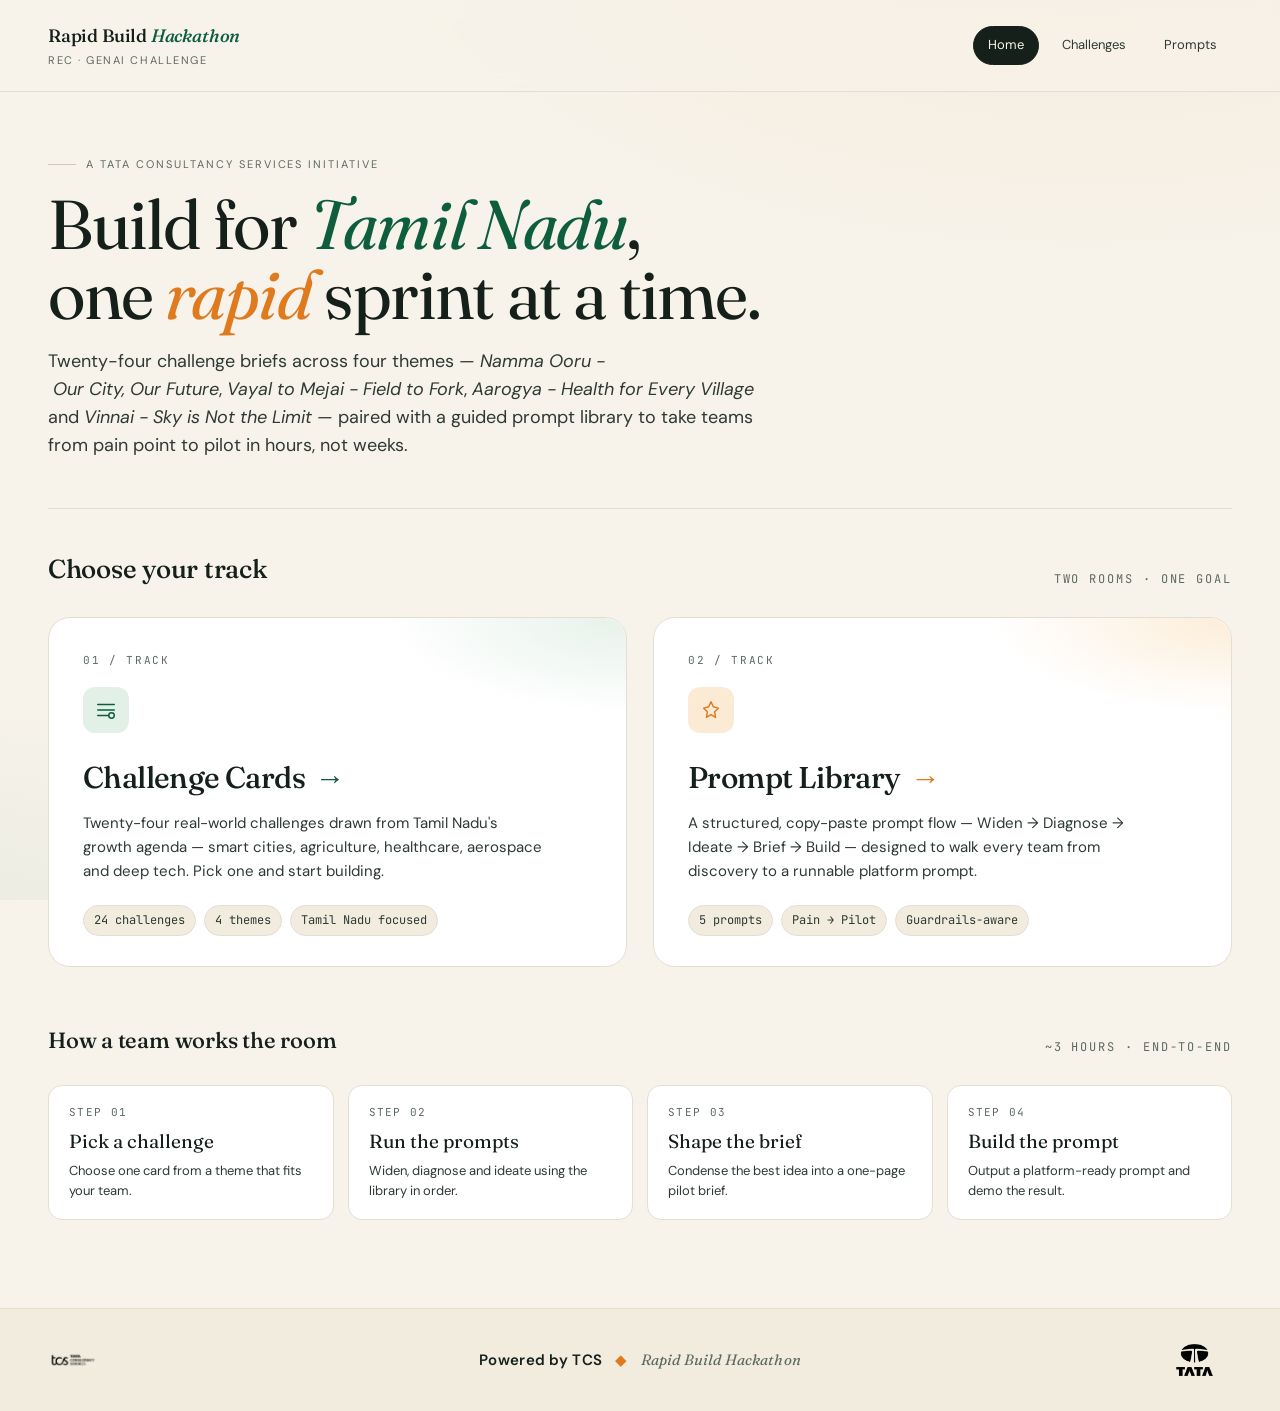
<file: index.html>
<!doctype html>
<html lang="en">
<head>
  <meta charset="utf-8" />
  <meta name="viewport" content="width=device-width, initial-scale=1" />
  <title>Rapid Build Hackathon · REC GenAI Challenge</title>
  <meta name="description" content="Rapid Build Hackathon — REC GenAI Challenge. Explore themed challenges and an AI prompt library for the pain-to-pilot journey." />
  <link rel="preconnect" href="https://fonts.googleapis.com">
  <link rel="preconnect" href="https://fonts.gstatic.com" crossorigin>
  <link rel="stylesheet" href="styles.css" />
</head>
<body>
  <header class="topbar">
    <a href="index.html" class="brand" aria-label="Rapid Build Hackathon home">

      <span>
        <div class="brand-title">Rapid Build <em>Hackathon</em></div>
        <div class="brand-tag">REC · GenAI Challenge</div>
      </span>
    </a>
    <nav class="nav-links" aria-label="Primary">
      <a class="nav-link is-active" href="index.html">Home</a>
      <a class="nav-link" href="challenges.html">Challenges</a>
      <a class="nav-link" href="prompts.html">Prompts</a>
    </nav>
  </header>

  <main>
    <section class="rise d1">
      <div class="page-kicker">A Tata Consultancy Services initiative</div>
      <h1 class="page-title">Build for <em>Tamil Nadu</em>, <br/>one <span class="sa">rapid</span> sprint at a time.</h1>
      <p class="page-lead">Twenty-four challenge briefs across four themes &mdash; <em>Namma&nbsp;Ooru&nbsp;-&nbsp;Our&nbsp;City,&nbsp;Our&nbsp;Future</em>, <em>Vayal&nbsp;to&nbsp;Mejai&nbsp;-&nbsp;Field&nbsp;to&nbsp;Fork</em>, <em>Aarogya&nbsp;-&nbsp;Health&nbsp;for&nbsp;Every&nbsp;Village</em> and <em>Vinnai&nbsp;-&nbsp;Sky&nbsp;is&nbsp;Not&nbsp;the&nbsp;Limit</em> &mdash; paired with a guided prompt library to take teams from pain&nbsp;point to pilot in hours, not weeks.</p>
    </section>

    <div class="rule"></div>

    <section class="rise d2">
      <div class="track-intro">
        <h2>Choose your track</h2>
        <span class="meta">Two rooms · One goal</span>
      </div>

      <div class="tracks">
        <a class="track-card" href="challenges.html" data-accent="emerald">
          <div class="track-num">01 / TRACK</div>
          <div class="track-icon" aria-hidden="true">
            <svg viewBox="0 0 24 24" fill="none" stroke="currentColor" stroke-width="1.6" stroke-linecap="round" stroke-linejoin="round">
              <path d="M3 6h18M3 12h18M3 18h12"/>
              <circle cx="18" cy="18" r="3"/>
            </svg>
          </div>
          <h3>Challenge Cards <span class="arrow">&rarr;</span></h3>
          <p>Twenty-four real-world challenges drawn from Tamil Nadu's growth agenda &mdash; smart cities, agriculture, healthcare, aerospace and deep tech. Pick one and start building.</p>
          <div class="chips">
            <span class="chip">24 challenges</span>
            <span class="chip">4 themes</span>
            <span class="chip">Tamil Nadu focused</span>
          </div>
        </a>

        <a class="track-card" href="prompts.html" data-accent="saffron">
          <div class="track-num">02 / TRACK</div>
          <div class="track-icon" aria-hidden="true">
            <svg viewBox="0 0 24 24" fill="none" stroke="currentColor" stroke-width="1.6" stroke-linecap="round" stroke-linejoin="round">
              <path d="M12 3l2.5 5.5L20 10l-4 4 1 6-5-3-5 3 1-6-4-4 5.5-1.5z"/>
            </svg>
          </div>
          <h3>Prompt Library <span class="arrow">&rarr;</span></h3>
          <p>A structured, copy-paste prompt flow &mdash; Widen &rarr; Diagnose &rarr; Ideate &rarr; Brief &rarr; Build &mdash; designed to walk every team from discovery to a runnable platform prompt.</p>
          <div class="chips">
            <span class="chip">5 prompts</span>
            <span class="chip">Pain &rarr; Pilot</span>
            <span class="chip">Guardrails-aware</span>
          </div>
        </a>
      </div>
    </section>

    <section class="rise d3" style="margin-top:56px;">
      <div class="track-intro">
        <h2 style="font-size:22px;">How a team works the room</h2>
        <span class="meta">~3 hours · end-to-end</span>
      </div>
      <ol style="list-style:none; padding:0; margin:0; display:grid; grid-template-columns:repeat(auto-fit,minmax(180px,1fr)); gap:14px;">
        <li style="background:var(--surface); border:1px solid var(--line); border-radius:14px; padding:18px 20px;">
          <div style="font-family:var(--font-mono); font-size:11px; color:var(--muted); letter-spacing:.12em;">STEP 01</div>
          <div style="font-family:var(--font-display); font-size:19px; margin-top:6px;">Pick a challenge</div>
          <div style="font-size:13px; color:var(--ink-soft); margin-top:4px;">Choose one card from a theme that fits your team.</div>
        </li>
        <li style="background:var(--surface); border:1px solid var(--line); border-radius:14px; padding:18px 20px;">
          <div style="font-family:var(--font-mono); font-size:11px; color:var(--muted); letter-spacing:.12em;">STEP 02</div>
          <div style="font-family:var(--font-display); font-size:19px; margin-top:6px;">Run the prompts</div>
          <div style="font-size:13px; color:var(--ink-soft); margin-top:4px;">Widen, diagnose and ideate using the library in order.</div>
        </li>
        <li style="background:var(--surface); border:1px solid var(--line); border-radius:14px; padding:18px 20px;">
          <div style="font-family:var(--font-mono); font-size:11px; color:var(--muted); letter-spacing:.12em;">STEP 03</div>
          <div style="font-family:var(--font-display); font-size:19px; margin-top:6px;">Shape the brief</div>
          <div style="font-size:13px; color:var(--ink-soft); margin-top:4px;">Condense the best idea into a one-page pilot brief.</div>
        </li>
        <li style="background:var(--surface); border:1px solid var(--line); border-radius:14px; padding:18px 20px;">
          <div style="font-family:var(--font-mono); font-size:11px; color:var(--muted); letter-spacing:.12em;">STEP 04</div>
          <div style="font-family:var(--font-display); font-size:19px; margin-top:6px;">Build the prompt</div>
          <div style="font-size:13px; color:var(--ink-soft); margin-top:4px;">Output a platform-ready prompt and demo the result.</div>
        </li>
      </ol>
    </section>
  </main>

  <footer class="site-footer">
    <div class="footer-inner">
      <div class="footer-logo left">
        <img src="logos/tcs-logo.png" alt="Tata Consultancy Services" />
      </div>
      <div class="footer-center">
        <strong>Powered by TCS</strong>
        <span class="dot">&#9670;</span>
        <span>Rapid Build Hackathon</span>
      </div>
      <div class="footer-logo right">
        <img src="logos/tata-logo.png" alt="Tata Group" />
      </div>
    </div>
  </footer>
</body>
</html>
</file>
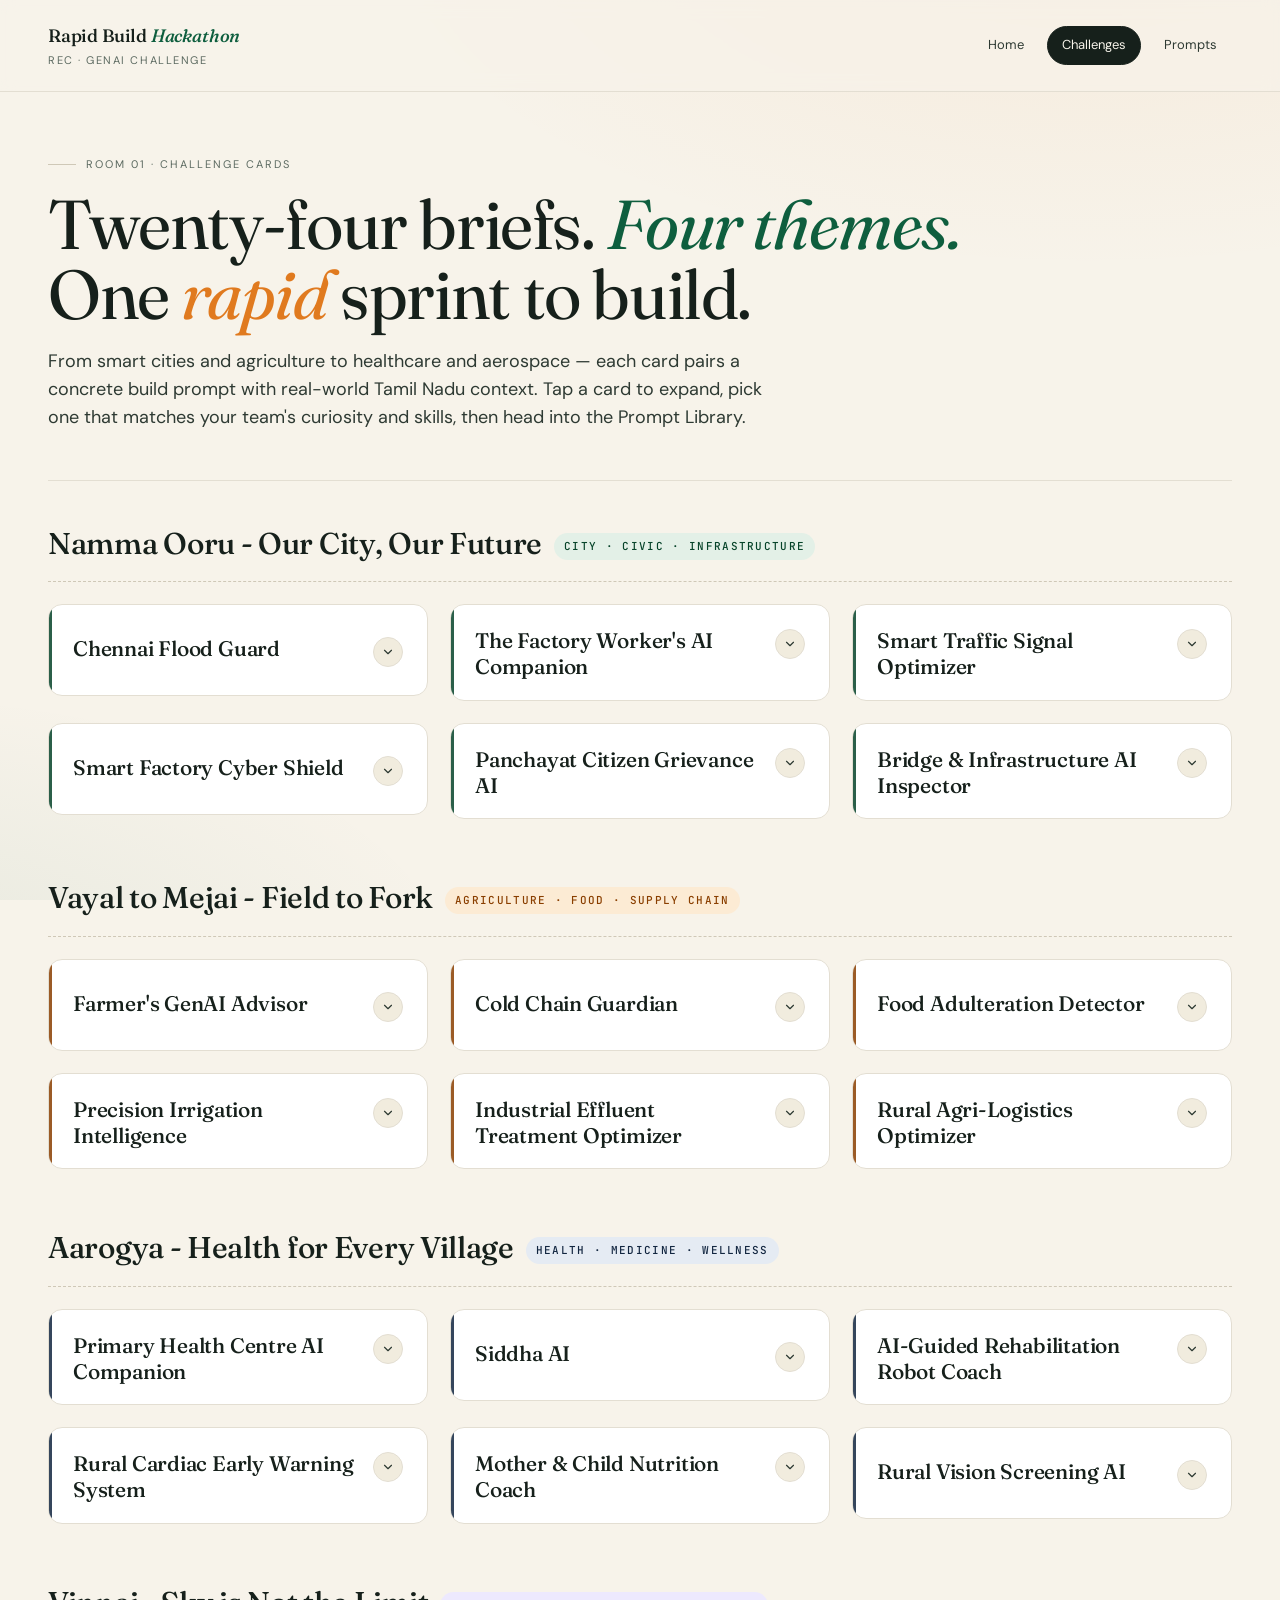
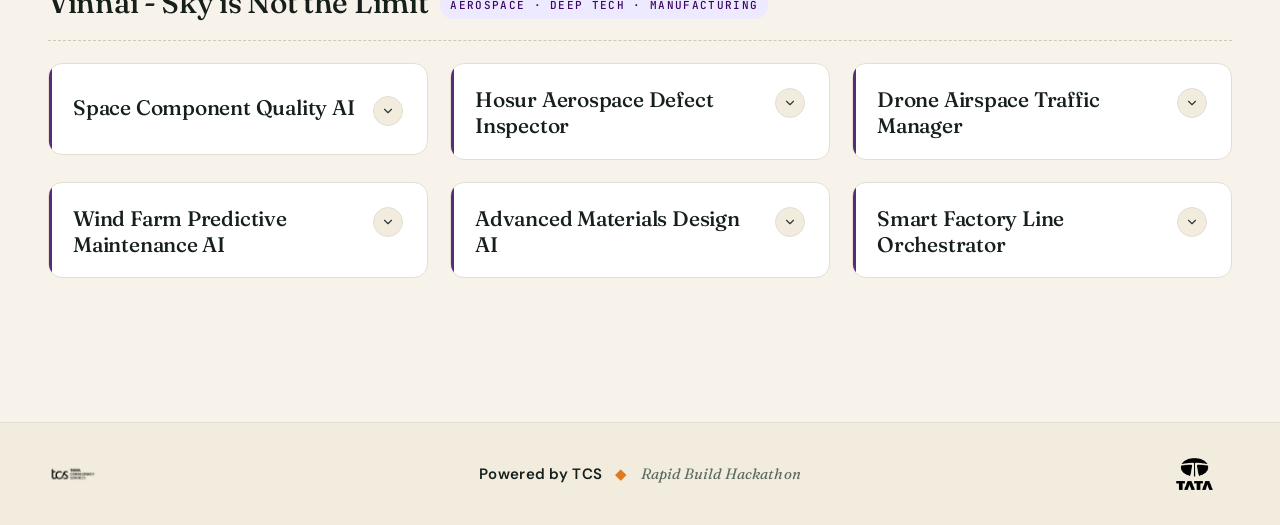
<file: challenges.html>
<!doctype html>
<html lang="en">
<head>
  <meta charset="utf-8" />
  <meta name="viewport" content="width=device-width, initial-scale=1" />
  <title>Challenges · REC GenAI Hackathon</title>
  <meta name="description" content="Twenty-four challenge briefs across four Tamil Nadu themes — Namma Ooru 2047, Vayal to Mejai, Aarogya Tamilagam, and Vinnai Thodum Tamilagam." />
  <link rel="preconnect" href="https://fonts.googleapis.com">
  <link rel="preconnect" href="https://fonts.gstatic.com" crossorigin>
  <link rel="stylesheet" href="styles.css" />
</head>
<body>
  <header class="topbar">
    <a href="index.html" class="brand" aria-label="Rapid Build Hackathon home">

      <span>
        <div class="brand-title">Rapid Build <em>Hackathon</em></div>
        <div class="brand-tag">REC · GenAI Challenge</div>
      </span>
    </a>
    <nav class="nav-links" aria-label="Primary">
      <a class="nav-link" href="index.html">Home</a>
      <a class="nav-link is-active" href="challenges.html">Challenges</a>
      <a class="nav-link" href="prompts.html">Prompts</a>
    </nav>
  </header>

  <main>
    <section class="rise d1">
      <div class="page-kicker">Room 01 · Challenge Cards</div>
      <h1 class="page-title">Twenty-four briefs. <em>Four themes.</em><br/>One <span class="sa">rapid</span> sprint to build.</h1>
      <p class="page-lead">From smart cities and agriculture to healthcare and aerospace &mdash; each card pairs a concrete build prompt with real-world Tamil Nadu context. Tap a card to expand, pick one that matches your team's curiosity and skills, then head into the Prompt Library.</p>
    </section>

    <div class="rule"></div>

    <!-- NAMMA OORU 2047 -->
    <section class="theme rise d2" data-accent="emerald">
      <header class="theme-head">
        <h2 class="theme-title">
          Namma Ooru - Our City, Our Future <span class="pill">City · Civic · Infrastructure</span>
        </h2>
      </header>
      <div class="challenge-grid">

        <details class="challenge-card">
          <summary>
            <div class="summary-row">
              <h3 class="challenge-title">Chennai Flood Guard</h3>
              <span class="chevron" aria-hidden="true">
                <svg viewBox="0 0 24 24" fill="none" stroke="currentColor" stroke-width="2" stroke-linecap="round" stroke-linejoin="round"><path d="M6 9l6 6 6-6"/></svg>
              </span>
            </div>
          </summary>
          <div class="challenge-body">
            <p class="challenge-context">Chennai floods every monsoon season. Current district-level alerts arrive too late and cover large areas with no street-level precision. By the time residents on low-lying streets receive warnings, evacuation windows have already closed.</p>
            <a class="card-cta" href="prompts.html?t=Chennai%20Flood%20Guard">
              Choose this Challenge
              <svg viewBox="0 0 24 24" fill="none" stroke="currentColor" stroke-width="2" stroke-linecap="round" stroke-linejoin="round"><path d="M5 12h14M13 5l7 7-7 7"/></svg>
            </a>
          </div>
        </details>

        <details class="challenge-card">
          <summary>
            <div class="summary-row">
              <h3 class="challenge-title">The Factory Worker's AI Companion</h3>
              <span class="chevron" aria-hidden="true">
                <svg viewBox="0 0 24 24" fill="none" stroke="currentColor" stroke-width="2" stroke-linecap="round" stroke-linejoin="round"><path d="M6 9l6 6 6-6"/></svg>
              </span>
            </div>
          </summary>
          <div class="challenge-body">
            <p class="challenge-context">Sriperumbudur's 50,000+ migrant workers &mdash; from Odisha, Bihar, and West Bengal &mdash; struggle with safety protocols, shift schedules, and grievance filing due to language barriers and low digital literacy.</p>
            <a class="card-cta" href="prompts.html?t=The%20Factory%20Worker%E2%80%99s%20AI%20Companion">
              Choose this Challenge
              <svg viewBox="0 0 24 24" fill="none" stroke="currentColor" stroke-width="2" stroke-linecap="round" stroke-linejoin="round"><path d="M5 12h14M13 5l7 7-7 7"/></svg>
            </a>
          </div>
        </details>

        <details class="challenge-card">
          <summary>
            <div class="summary-row">
              <h3 class="challenge-title">Smart Traffic Signal Optimizer</h3>
              <span class="chevron" aria-hidden="true">
                <svg viewBox="0 0 24 24" fill="none" stroke="currentColor" stroke-width="2" stroke-linecap="round" stroke-linejoin="round"><path d="M6 9l6 6 6-6"/></svg>
              </span>
            </div>
          </summary>
          <div class="challenge-body">
            <p class="challenge-context">Chennai's signal timings were last set decades ago and remain static. Emergency vehicles (108 ambulances, fire trucks) lose 8&ndash;12 minutes at signals &mdash; a delay that directly costs lives in cardiac and trauma cases.</p>
            <a class="card-cta" href="prompts.html?t=Smart%20Traffic%20Signal%20Optimizer">
              Choose this Challenge
              <svg viewBox="0 0 24 24" fill="none" stroke="currentColor" stroke-width="2" stroke-linecap="round" stroke-linejoin="round"><path d="M5 12h14M13 5l7 7-7 7"/></svg>
            </a>
          </div>
        </details>

        <details class="challenge-card">
          <summary>
            <div class="summary-row">
              <h3 class="challenge-title">Smart Factory Cyber Shield</h3>
              <span class="chevron" aria-hidden="true">
                <svg viewBox="0 0 24 24" fill="none" stroke="currentColor" stroke-width="2" stroke-linecap="round" stroke-linejoin="round"><path d="M6 9l6 6 6-6"/></svg>
              </span>
            </div>
          </summary>
          <div class="challenge-body">
            <p class="challenge-context">Sriperumbudur's factories (Samsung, BMW, Bosch) run IIoT-connected production lines. A single ransomware hit on an OT/SCADA system halts production costing crores per hour &mdash; yet Tamil Nadu has no Industrial Cyber SOC.</p>
            <a class="card-cta" href="prompts.html?t=Smart%20Factory%20Cyber%20Shield">
              Choose this Challenge
              <svg viewBox="0 0 24 24" fill="none" stroke="currentColor" stroke-width="2" stroke-linecap="round" stroke-linejoin="round"><path d="M5 12h14M13 5l7 7-7 7"/></svg>
            </a>
          </div>
        </details>

        <details class="challenge-card">
          <summary>
            <div class="summary-row">
              <h3 class="challenge-title">Panchayat Citizen Grievance AI</h3>
              <span class="chevron" aria-hidden="true">
                <svg viewBox="0 0 24 24" fill="none" stroke="currentColor" stroke-width="2" stroke-linecap="round" stroke-linejoin="round"><path d="M6 9l6 6 6-6"/></svg>
              </span>
            </div>
          </summary>
          <div class="challenge-body">
            <p class="challenge-context">Tamil Nadu's 12,500+ village panchayats and urban local bodies are flooded with citizen complaints &mdash; potholes, garbage, broken streetlights, water supply failures. Most sit unresolved for weeks because there is no intelligent triage, routing, or follow-up system.</p>
            <a class="card-cta" href="prompts.html?t=Panchayat%20Citizen%20Grievance%20AI">
              Choose this Challenge
              <svg viewBox="0 0 24 24" fill="none" stroke="currentColor" stroke-width="2" stroke-linecap="round" stroke-linejoin="round"><path d="M5 12h14M13 5l7 7-7 7"/></svg>
            </a>
          </div>
        </details>

        <details class="challenge-card">
          <summary>
            <div class="summary-row">
              <h3 class="challenge-title">Bridge &amp; Infrastructure AI Inspector</h3>
              <span class="chevron" aria-hidden="true">
                <svg viewBox="0 0 24 24" fill="none" stroke="currentColor" stroke-width="2" stroke-linecap="round" stroke-linejoin="round"><path d="M6 9l6 6 6-6"/></svg>
              </span>
            </div>
          </summary>
          <div class="challenge-body">
            <p class="challenge-context">Tamil Nadu has 2,000+ bridges, many built before 1980. Manual PWD inspections happen every 3&ndash;5 years. Cyclone-season stress, excessive monsoon runoff, and heavy commercial traffic cause structural deterioration that goes undetected between inspection cycles.</p>
            <a class="card-cta" href="prompts.html?t=Bridge%20%26%20Infrastructure%20AI%20Inspector">
              Choose this Challenge
              <svg viewBox="0 0 24 24" fill="none" stroke="currentColor" stroke-width="2" stroke-linecap="round" stroke-linejoin="round"><path d="M5 12h14M13 5l7 7-7 7"/></svg>
            </a>
          </div>
        </details>

      </div>
    </section>

    <!-- VAYAL TO MEJAI -->
    <section class="theme rise d3" data-accent="saffron">
      <header class="theme-head">
        <h2 class="theme-title">
          Vayal to Mejai - Field to Fork <span class="pill">Agriculture · Food · Supply Chain</span>
        </h2>
      </header>
      <div class="challenge-grid">

        <details class="challenge-card">
          <summary>
            <div class="summary-row">
              <h3 class="challenge-title">Farmer's GenAI Advisor</h3>
              <span class="chevron" aria-hidden="true">
                <svg viewBox="0 0 24 24" fill="none" stroke="currentColor" stroke-width="2" stroke-linecap="round" stroke-linejoin="round"><path d="M6 9l6 6 6-6"/></svg>
              </span>
            </div>
          </summary>
          <div class="challenge-body">
            <p class="challenge-context">Tamil Nadu farmers lose 20&ndash;35% of paddy and banana crops to pests and diseases they cannot identify early. Agricultural extension officers are stretched &mdash; often one per 500 farmers in delta districts.</p>
            <a class="card-cta" href="prompts.html?t=Farmer%E2%80%99s%20GenAI%20Advisor">
              Choose this Challenge
              <svg viewBox="0 0 24 24" fill="none" stroke="currentColor" stroke-width="2" stroke-linecap="round" stroke-linejoin="round"><path d="M5 12h14M13 5l7 7-7 7"/></svg>
            </a>
          </div>
        </details>

        <details class="challenge-card">
          <summary>
            <div class="summary-row">
              <h3 class="challenge-title">Cold Chain Guardian</h3>
              <span class="chevron" aria-hidden="true">
                <svg viewBox="0 0 24 24" fill="none" stroke="currentColor" stroke-width="2" stroke-linecap="round" stroke-linejoin="round"><path d="M6 9l6 6 6-6"/></svg>
              </span>
            </div>
          </summary>
          <div class="challenge-body">
            <p class="challenge-context">Tamil Nadu exports 40 lakh tonnes of bananas annually, but 30% spoil in transit due to temperature breaks and poor routing. Farmers lose an estimated Rs. 2,000 crore per year to this single supply chain failure.</p>
            <a class="card-cta" href="prompts.html?t=Cold%20Chain%20Guardian">
              Choose this Challenge
              <svg viewBox="0 0 24 24" fill="none" stroke="currentColor" stroke-width="2" stroke-linecap="round" stroke-linejoin="round"><path d="M5 12h14M13 5l7 7-7 7"/></svg>
            </a>
          </div>
        </details>

        <details class="challenge-card">
          <summary>
            <div class="summary-row">
              <h3 class="challenge-title">Food Adulteration Detector</h3>
              <span class="chevron" aria-hidden="true">
                <svg viewBox="0 0 24 24" fill="none" stroke="currentColor" stroke-width="2" stroke-linecap="round" stroke-linejoin="round"><path d="M6 9l6 6 6-6"/></svg>
              </span>
            </div>
          </summary>
          <div class="challenge-body">
            <p class="challenge-context">Adulteration in idli batter, turmeric powder, and gingelly oil damages Tamil Nadu's Rs. 12,000-crore food export reputation. FSSAI lab tests take 2&ndash;3 weeks &mdash; far too slow to catch bad batches at source.</p>
            <a class="card-cta" href="prompts.html?t=Food%20Adulteration%20Detector">
              Choose this Challenge
              <svg viewBox="0 0 24 24" fill="none" stroke="currentColor" stroke-width="2" stroke-linecap="round" stroke-linejoin="round"><path d="M5 12h14M13 5l7 7-7 7"/></svg>
            </a>
          </div>
        </details>

        <details class="challenge-card">
          <summary>
            <div class="summary-row">
              <h3 class="challenge-title">Precision Irrigation Intelligence</h3>
              <span class="chevron" aria-hidden="true">
                <svg viewBox="0 0 24 24" fill="none" stroke="currentColor" stroke-width="2" stroke-linecap="round" stroke-linejoin="round"><path d="M6 9l6 6 6-6"/></svg>
              </span>
            </div>
          </summary>
          <div class="challenge-body">
            <p class="challenge-context">Cauvery delta farmers use flood irrigation, wasting 40% more water than crops need. Tamil Nadu reservoirs hit 30% capacity in 2023. Precision irrigation could save 500 billion litres annually but current systems cost too much for smallholders.</p>
            <a class="card-cta" href="prompts.html?t=Precision%20Irrigation%20Intelligence">
              Choose this Challenge
              <svg viewBox="0 0 24 24" fill="none" stroke="currentColor" stroke-width="2" stroke-linecap="round" stroke-linejoin="round"><path d="M5 12h14M13 5l7 7-7 7"/></svg>
            </a>
          </div>
        </details>

        <details class="challenge-card">
          <summary>
            <div class="summary-row">
              <h3 class="challenge-title">Industrial Effluent Treatment Optimizer</h3>
              <span class="chevron" aria-hidden="true">
                <svg viewBox="0 0 24 24" fill="none" stroke="currentColor" stroke-width="2" stroke-linecap="round" stroke-linejoin="round"><path d="M6 9l6 6 6-6"/></svg>
              </span>
            </div>
          </summary>
          <div class="challenge-body">
            <p class="challenge-context">Tiruppur's textile dyeing units discharge 100 million litres of effluent daily. TNPCB compliance failures lead to factory shutdowns worth crores. Manual ETP operators cannot react fast enough to incoming wastewater variation.</p>
            <a class="card-cta" href="prompts.html?t=Industrial%20Effluent%20Treatment%20Optimizer">
              Choose this Challenge
              <svg viewBox="0 0 24 24" fill="none" stroke="currentColor" stroke-width="2" stroke-linecap="round" stroke-linejoin="round"><path d="M5 12h14M13 5l7 7-7 7"/></svg>
            </a>
          </div>
        </details>

        <details class="challenge-card">
          <summary>
            <div class="summary-row">
              <h3 class="challenge-title">Rural Agri-Logistics Optimizer</h3>
              <span class="chevron" aria-hidden="true">
                <svg viewBox="0 0 24 24" fill="none" stroke="currentColor" stroke-width="2" stroke-linecap="round" stroke-linejoin="round"><path d="M6 9l6 6 6-6"/></svg>
              </span>
            </div>
          </summary>
          <div class="challenge-body">
            <p class="challenge-context">Tamil Nadu farmers lose 15&ndash;20% of post-harvest value to poor logistics &mdash; wrong vehicle type, empty return trips, and market timing mismatches. No digital platform connects farmers, transporters, and APMC mandis at the village level in Tamil.</p>
            <a class="card-cta" href="prompts.html?t=Rural%20Agri-Logistics%20Optimizer">
              Choose this Challenge
              <svg viewBox="0 0 24 24" fill="none" stroke="currentColor" stroke-width="2" stroke-linecap="round" stroke-linejoin="round"><path d="M5 12h14M13 5l7 7-7 7"/></svg>
            </a>
          </div>
        </details>

      </div>
    </section>

    <!-- AAROGYA TAMILAGAM -->
    <section class="theme rise d3" data-accent="indigo">
      <header class="theme-head">
        <h2 class="theme-title">
          Aarogya - Health for Every Village <span class="pill">Health · Medicine · Wellness</span>
        </h2>
      </header>
      <div class="challenge-grid">

        <details class="challenge-card">
          <summary>
            <div class="summary-row">
              <h3 class="challenge-title">Primary Health Centre AI Companion</h3>
              <span class="chevron" aria-hidden="true">
                <svg viewBox="0 0 24 24" fill="none" stroke="currentColor" stroke-width="2" stroke-linecap="round" stroke-linejoin="round"><path d="M6 9l6 6 6-6"/></svg>
              </span>
            </div>
          </summary>
          <div class="challenge-body">
            <p class="challenge-context">Tamil Nadu's 1,800 Primary Health Centres handle over 10 million patient visits monthly. Doctors spend 40% of consultation time on paperwork &mdash; history recording, prescription writing, and referral notes &mdash; cutting into actual care time.</p>
            <a class="card-cta" href="prompts.html?t=Primary%20Health%20Centre%20AI%20Companion">
              Choose this Challenge
              <svg viewBox="0 0 24 24" fill="none" stroke="currentColor" stroke-width="2" stroke-linecap="round" stroke-linejoin="round"><path d="M5 12h14M13 5l7 7-7 7"/></svg>
            </a>
          </div>
        </details>

        <details class="challenge-card">
          <summary>
            <div class="summary-row">
              <h3 class="challenge-title">Siddha AI</h3>
              <span class="chevron" aria-hidden="true">
                <svg viewBox="0 0 24 24" fill="none" stroke="currentColor" stroke-width="2" stroke-linecap="round" stroke-linejoin="round"><path d="M6 9l6 6 6-6"/></svg>
              </span>
            </div>
          </summary>
          <div class="challenge-body">
            <p class="challenge-context">Tamil Nadu has 20,000+ registered Siddha practitioners treating millions. No digital system connects Siddha diagnoses &mdash; Naadi pariksha, Mukkutra imbalance &mdash; to modern lab results or structured referral pathways.</p>
            <a class="card-cta" href="prompts.html?t=Siddha%20AI">
              Choose this Challenge
              <svg viewBox="0 0 24 24" fill="none" stroke="currentColor" stroke-width="2" stroke-linecap="round" stroke-linejoin="round"><path d="M5 12h14M13 5l7 7-7 7"/></svg>
            </a>
          </div>
        </details>

        <details class="challenge-card">
          <summary>
            <div class="summary-row">
              <h3 class="challenge-title">AI-Guided Rehabilitation Robot Coach</h3>
              <span class="chevron" aria-hidden="true">
                <svg viewBox="0 0 24 24" fill="none" stroke="currentColor" stroke-width="2" stroke-linecap="round" stroke-linejoin="round"><path d="M6 9l6 6 6-6"/></svg>
              </span>
            </div>
          </summary>
          <div class="challenge-body">
            <p class="challenge-context">Tamil Nadu records 35,000+ stroke survivors annually. Post-stroke physiotherapy is unavailable in 80% of rural PHCs. Patients who cannot travel to district hospitals simply do not recover, leaving them permanently dependent.</p>
            <a class="card-cta" href="prompts.html?t=AI-Guided%20Rehabilitation%20Robot%20Coach">
              Choose this Challenge
              <svg viewBox="0 0 24 24" fill="none" stroke="currentColor" stroke-width="2" stroke-linecap="round" stroke-linejoin="round"><path d="M5 12h14M13 5l7 7-7 7"/></svg>
            </a>
          </div>
        </details>

        <details class="challenge-card">
          <summary>
            <div class="summary-row">
              <h3 class="challenge-title">Rural Cardiac Early Warning System</h3>
              <span class="chevron" aria-hidden="true">
                <svg viewBox="0 0 24 24" fill="none" stroke="currentColor" stroke-width="2" stroke-linecap="round" stroke-linejoin="round"><path d="M6 9l6 6 6-6"/></svg>
              </span>
            </div>
          </summary>
          <div class="challenge-body">
            <p class="challenge-context">Tamil Nadu loses 40,000+ lives annually to preventable cardiac events. In rural areas, ECG machines are unaffordable and cardiologists are unreachable. The 108 ambulance arrives after the golden hour &mdash; because no one triggered the alert in time.</p>
            <a class="card-cta" href="prompts.html?t=Rural%20Cardiac%20Early%20Warning%20System">
              Choose this Challenge
              <svg viewBox="0 0 24 24" fill="none" stroke="currentColor" stroke-width="2" stroke-linecap="round" stroke-linejoin="round"><path d="M5 12h14M13 5l7 7-7 7"/></svg>
            </a>
          </div>
        </details>

        <details class="challenge-card">
          <summary>
            <div class="summary-row">
              <h3 class="challenge-title">Mother &amp; Child Nutrition Coach</h3>
              <span class="chevron" aria-hidden="true">
                <svg viewBox="0 0 24 24" fill="none" stroke="currentColor" stroke-width="2" stroke-linecap="round" stroke-linejoin="round"><path d="M6 9l6 6 6-6"/></svg>
              </span>
            </div>
          </summary>
          <div class="challenge-body">
            <p class="challenge-context">Tamil Nadu has a 16% child stunting rate despite strong Anganwadi coverage. Mothers receive generic nutrition guidance that ignores local food availability, family income level, and cultural food preferences.</p>
            <a class="card-cta" href="prompts.html?t=Mother%20%26%20Child%20Nutrition%20Coach">
              Choose this Challenge
              <svg viewBox="0 0 24 24" fill="none" stroke="currentColor" stroke-width="2" stroke-linecap="round" stroke-linejoin="round"><path d="M5 12h14M13 5l7 7-7 7"/></svg>
            </a>
          </div>
        </details>

        <details class="challenge-card">
          <summary>
            <div class="summary-row">
              <h3 class="challenge-title">Rural Vision Screening AI</h3>
              <span class="chevron" aria-hidden="true">
                <svg viewBox="0 0 24 24" fill="none" stroke="currentColor" stroke-width="2" stroke-linecap="round" stroke-linejoin="round"><path d="M6 9l6 6 6-6"/></svg>
              </span>
            </div>
          </summary>
          <div class="challenge-body">
            <p class="challenge-context">Tamil Nadu has 500,000+ preventable blindness cases annually. Diabetic retinopathy and cataract go undiagnosed in rural areas because ophthalmologists are concentrated in Chennai, Madurai, and Coimbatore. Patients present only after permanent vision loss.</p>
            <a class="card-cta" href="prompts.html?t=Rural%20Vision%20Screening%20AI">
              Choose this Challenge
              <svg viewBox="0 0 24 24" fill="none" stroke="currentColor" stroke-width="2" stroke-linecap="round" stroke-linejoin="round"><path d="M5 12h14M13 5l7 7-7 7"/></svg>
            </a>
          </div>
        </details>

      </div>
    </section>

    <!-- VINNAI THODUM TAMILAGAM -->
    <section class="theme rise d4" data-accent="violet">
      <header class="theme-head">
        <h2 class="theme-title">
          Vinnai - Sky is Not the Limit <span class="pill">Aerospace · Deep Tech · Manufacturing</span>
        </h2>
      </header>
      <div class="challenge-grid">

        <details class="challenge-card">
          <summary>
            <div class="summary-row">
              <h3 class="challenge-title">Space Component Quality AI</h3>
              <span class="chevron" aria-hidden="true">
                <svg viewBox="0 0 24 24" fill="none" stroke="currentColor" stroke-width="2" stroke-linecap="round" stroke-linejoin="round"><path d="M6 9l6 6 6-6"/></svg>
              </span>
            </div>
          </summary>
          <div class="challenge-body">
            <p class="challenge-context">ISRO launch vehicles use thousands of components from multiple suppliers. Quality anomalies are typically caught only after full assembly &mdash; causing multi-crore rework cycles and pushing launch windows back by months.</p>
            <a class="card-cta" href="prompts.html?t=Space%20Component%20Quality%20AI">
              Choose this Challenge
              <svg viewBox="0 0 24 24" fill="none" stroke="currentColor" stroke-width="2" stroke-linecap="round" stroke-linejoin="round"><path d="M5 12h14M13 5l7 7-7 7"/></svg>
            </a>
          </div>
        </details>

        <details class="challenge-card">
          <summary>
            <div class="summary-row">
              <h3 class="challenge-title">Hosur Aerospace Defect Inspector</h3>
              <span class="chevron" aria-hidden="true">
                <svg viewBox="0 0 24 24" fill="none" stroke="currentColor" stroke-width="2" stroke-linecap="round" stroke-linejoin="round"><path d="M6 9l6 6 6-6"/></svg>
              </span>
            </div>
          </summary>
          <div class="challenge-body">
            <p class="challenge-context">Tamil Nadu's Hosur cluster manufactures critical parts for HAL and ISRO. Manual visual inspection misses micro-cracks and surface defects in composite materials &mdash; with potentially catastrophic consequences in flight.</p>
            <a class="card-cta" href="prompts.html?t=Hosur%20Aerospace%20Defect%20Inspector">
              Choose this Challenge
              <svg viewBox="0 0 24 24" fill="none" stroke="currentColor" stroke-width="2" stroke-linecap="round" stroke-linejoin="round"><path d="M5 12h14M13 5l7 7-7 7"/></svg>
            </a>
          </div>
        </details>

        <details class="challenge-card">
          <summary>
            <div class="summary-row">
              <h3 class="challenge-title">Drone Airspace Traffic Manager</h3>
              <span class="chevron" aria-hidden="true">
                <svg viewBox="0 0 24 24" fill="none" stroke="currentColor" stroke-width="2" stroke-linecap="round" stroke-linejoin="round"><path d="M6 9l6 6 6-6"/></svg>
              </span>
            </div>
          </summary>
          <div class="challenge-body">
            <p class="challenge-context">Tamil Nadu's industrial corridors (Sriperumbudur, Hosur, Tirunelveli) are adopting commercial drones for delivery, inspection, and crop spraying. No Unmanned Traffic Management system exists at low altitude &mdash; drone conflicts and DGCA violations are rising weekly.</p>
            <a class="card-cta" href="prompts.html?t=Drone%20Airspace%20Traffic%20Manager">
              Choose this Challenge
              <svg viewBox="0 0 24 24" fill="none" stroke="currentColor" stroke-width="2" stroke-linecap="round" stroke-linejoin="round"><path d="M5 12h14M13 5l7 7-7 7"/></svg>
            </a>
          </div>
        </details>

        <details class="challenge-card">
          <summary>
            <div class="summary-row">
              <h3 class="challenge-title">Wind Farm Predictive Maintenance AI</h3>
              <span class="chevron" aria-hidden="true">
                <svg viewBox="0 0 24 24" fill="none" stroke="currentColor" stroke-width="2" stroke-linecap="round" stroke-linejoin="round"><path d="M6 9l6 6 6-6"/></svg>
              </span>
            </div>
          </summary>
          <div class="challenge-body">
            <p class="challenge-context">Tirunelveli's Mupandal wind farm is one of Asia's largest onshore installations. Turbine downtime costs Rs 50,000+ per hour. Calendar-based maintenance causes both unnecessary shutdowns and catastrophic unplanned failures.</p>
            <a class="card-cta" href="prompts.html?t=Wind%20Farm%20Predictive%20Maintenance%20AI">
              Choose this Challenge
              <svg viewBox="0 0 24 24" fill="none" stroke="currentColor" stroke-width="2" stroke-linecap="round" stroke-linejoin="round"><path d="M5 12h14M13 5l7 7-7 7"/></svg>
            </a>
          </div>
        </details>

        <details class="challenge-card">
          <summary>
            <div class="summary-row">
              <h3 class="challenge-title">Advanced Materials Design AI</h3>
              <span class="chevron" aria-hidden="true">
                <svg viewBox="0 0 24 24" fill="none" stroke="currentColor" stroke-width="2" stroke-linecap="round" stroke-linejoin="round"><path d="M6 9l6 6 6-6"/></svg>
              </span>
            </div>
          </summary>
          <div class="challenge-body">
            <p class="challenge-context">Tamil Nadu's defence and aerospace suppliers need lighter, stronger composite materials but depend on expensive foreign material databases and iterative physical testing. A single composite formulation R&amp;D cycle takes 6&ndash;12 months.</p>
            <a class="card-cta" href="prompts.html?t=Advanced%20Materials%20Design%20AI">
              Choose this Challenge
              <svg viewBox="0 0 24 24" fill="none" stroke="currentColor" stroke-width="2" stroke-linecap="round" stroke-linejoin="round"><path d="M5 12h14M13 5l7 7-7 7"/></svg>
            </a>
          </div>
        </details>

        <details class="challenge-card">
          <summary>
            <div class="summary-row">
              <h3 class="challenge-title">Smart Factory Line Orchestrator</h3>
              <span class="chevron" aria-hidden="true">
                <svg viewBox="0 0 24 24" fill="none" stroke="currentColor" stroke-width="2" stroke-linecap="round" stroke-linejoin="round"><path d="M6 9l6 6 6-6"/></svg>
              </span>
            </div>
          </summary>
          <div class="challenge-body">
            <p class="challenge-context">Tamil Nadu's auto-component manufacturers (supplying Ashok Leyland, TVS, Royal Enfield) lose 12&ndash;18% of production capacity to unplanned assembly line stoppages. Current HMI dashboards display historical data &mdash; they do not predict or prevent failures.</p>
            <a class="card-cta" href="prompts.html?t=Smart%20Factory%20Line%20Orchestrator">
              Choose this Challenge
              <svg viewBox="0 0 24 24" fill="none" stroke="currentColor" stroke-width="2" stroke-linecap="round" stroke-linejoin="round"><path d="M5 12h14M13 5l7 7-7 7"/></svg>
            </a>
          </div>
        </details>

      </div>
    </section>
  </main>

  <footer class="site-footer">
    <div class="footer-inner">
      <div class="footer-logo left">
        <img src="logos/tcs-logo.png" alt="Tata Consultancy Services" />
      </div>
      <div class="footer-center">
        <strong>Powered by TCS</strong>
        <span class="dot">&#9670;</span>
        <span>Rapid Build Hackathon</span>
      </div>
      <div class="footer-logo right">
        <img src="logos/tata-logo.png" alt="Tata Group" />
      </div>
    </div>
  </footer>
</body>
</html>
</file>
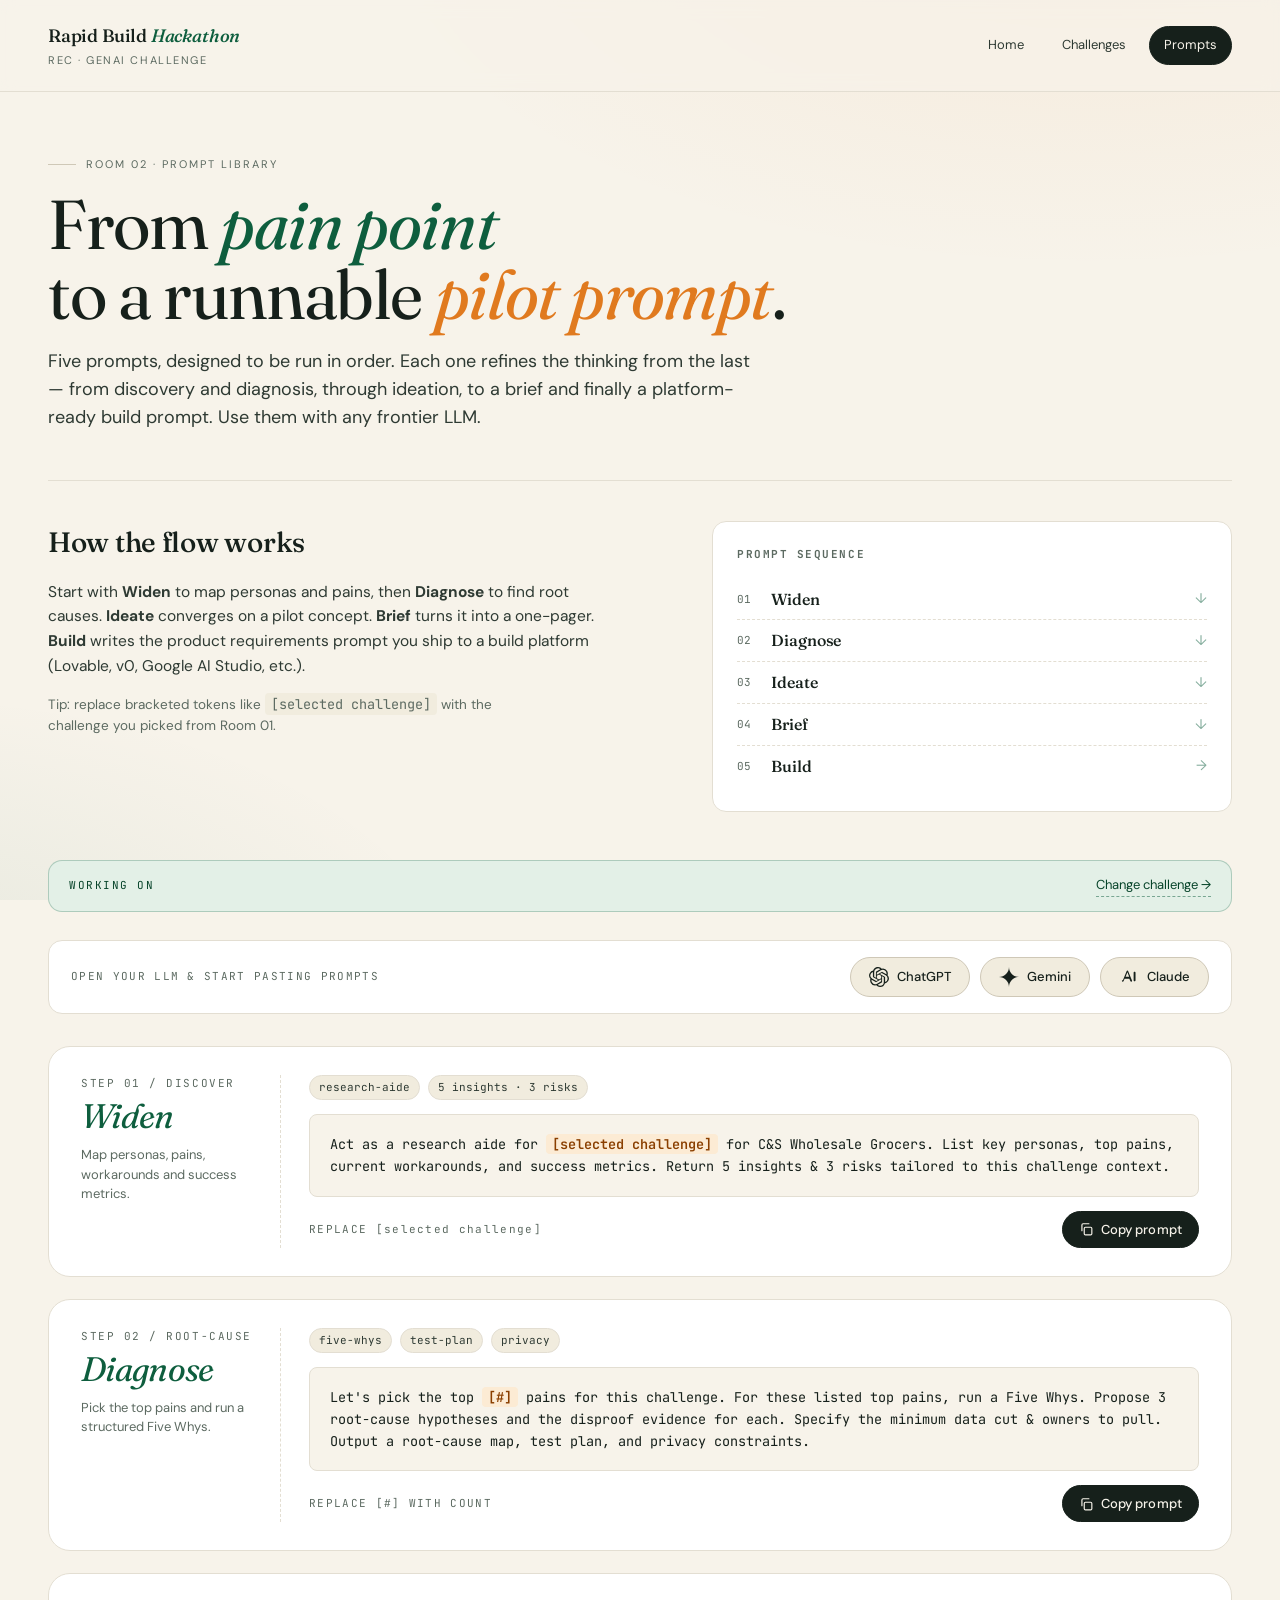
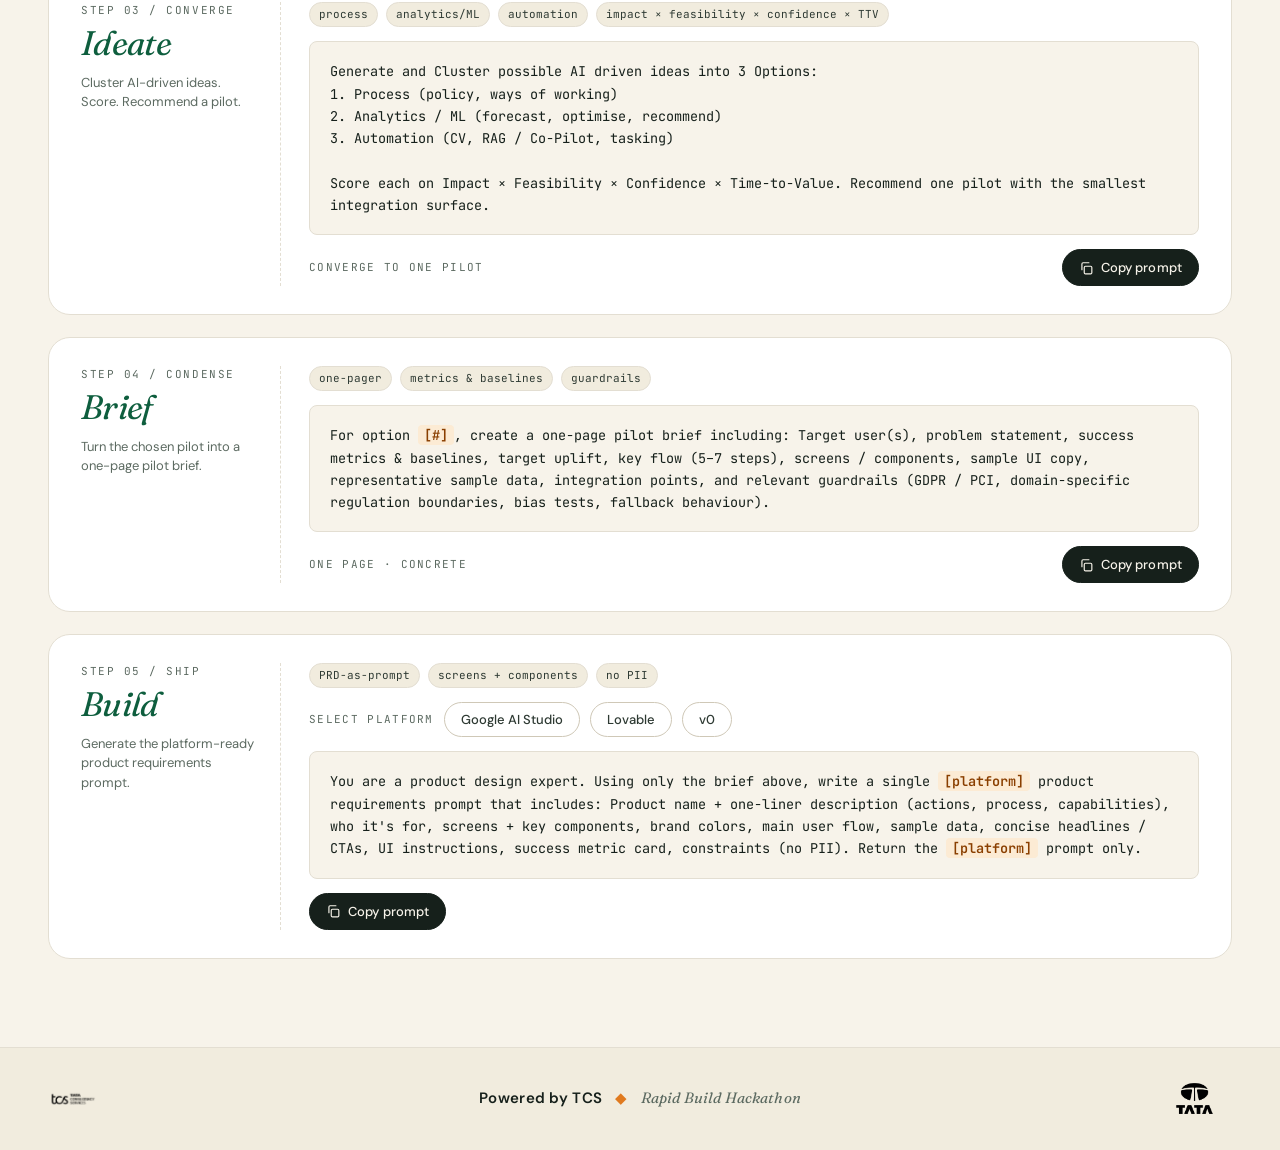
<file: prompts.html>
<!doctype html>
<html lang="en">
<head>
  <meta charset="utf-8" />
  <meta name="viewport" content="width=device-width, initial-scale=1" />
  <title>Prompts · REC GenAI Hackathon</title>
  <meta name="description" content="A six-step prompt library that takes teams from pain point to pilot — Learn, Widen, Diagnose, Ideate, Brief, Build." />
  <link rel="preconnect" href="https://fonts.googleapis.com">
  <link rel="preconnect" href="https://fonts.gstatic.com" crossorigin>
  <link rel="stylesheet" href="styles.css" />
</head>
<body>
  <header class="topbar">
    <a href="index.html" class="brand" aria-label="Rapid Build Hackathon home">

      <span>
        <div class="brand-title">Rapid Build <em>Hackathon</em></div>
        <div class="brand-tag">REC · GenAI Challenge</div>
      </span>
    </a>
    <nav class="nav-links" aria-label="Primary">
      <a class="nav-link" href="index.html">Home</a>
      <a class="nav-link" href="challenges.html">Challenges</a>
      <a class="nav-link is-active" href="prompts.html">Prompts</a>
    </nav>
  </header>

  <main>
    <section class="rise d1">
      <div class="page-kicker">Room 02 · Prompt Library</div>
      <h1 class="page-title">From <em>pain point</em> <br/>to a runnable <span class="sa">pilot prompt</span>.</h1>
      <p class="page-lead">Five prompts, designed to be run in order. Each one refines the thinking from the last &mdash; from discovery and diagnosis, through ideation, to a brief and finally a platform-ready build prompt. Use them with any frontier LLM.</p>

    </section>

    <div class="rule"></div>

    <section class="prompt-intro rise d2">
      <div>
        <h2 style="font-family:var(--font-display); font-weight:500; font-size:28px; letter-spacing:-0.01em; margin:0 0 10px;">How the flow works</h2>
        <p style="color:var(--ink-soft); font-size:15.5px; max-width: 50ch; line-height:1.6;">
          Start with <strong>Widen</strong> to map personas and pains, then <strong>Diagnose</strong> to find root causes. <strong>Ideate</strong> converges on a pilot concept. <strong>Brief</strong> turns it into a one-pager. <strong>Build</strong> writes the product requirements prompt you ship to a build platform (Lovable, v0, Google AI Studio, etc.).
        </p>
        <p style="color:var(--muted); font-size:13.5px; max-width: 50ch; margin-top:14px;">Tip: replace bracketed tokens like <code style="font-family:var(--font-mono); background:var(--paper-2); padding:2px 6px; border-radius:4px;">[selected challenge]</code> with the challenge you picked from Room 01.</p>
      </div>

      <div class="prompt-flow">
        <h4>Prompt sequence</h4>
        <div class="flow-step"><span class="n">01</span><span class="name">Widen</span><span class="arrow-small">&darr;</span></div>
        <div class="flow-step"><span class="n">02</span><span class="name">Diagnose</span><span class="arrow-small">&darr;</span></div>
        <div class="flow-step"><span class="n">03</span><span class="name">Ideate</span><span class="arrow-small">&darr;</span></div>
        <div class="flow-step"><span class="n">04</span><span class="name">Brief</span><span class="arrow-small">&darr;</span></div>
        <div class="flow-step"><span class="n">05</span><span class="name">Build</span><span class="arrow-small">&rarr;</span></div>
      </div>
    </section>

    <div id="selected-banner" class="selected-banner" hidden style="margin-bottom:18px;">
      <div class="sb-label">Working on</div>
      <div class="sb-main">
        <span class="sb-title" id="sb-title"></span>
      </div>
      <a class="sb-change" href="challenges.html">Change challenge &rarr;</a>
    </div>

    <div class="llm-bar" style="margin-bottom:32px;">
      <span class="llm-bar-label">Open your LLM &amp; start pasting prompts</span>
      <div class="llm-buttons">
        <a class="llm-btn" href="https://chatgpt.com/" target="_blank" rel="noopener">
          <svg class="llm-logo" viewBox="0 0 24 24" fill="currentColor"><path d="M22.282 9.821a5.985 5.985 0 0 0-.516-4.91 6.046 6.046 0 0 0-6.51-2.9A6.065 6.065 0 0 0 4.981 4.18a5.985 5.985 0 0 0-3.998 2.9 6.046 6.046 0 0 0 .743 7.097 5.98 5.98 0 0 0 .51 4.911 6.051 6.051 0 0 0 6.515 2.9A5.985 5.985 0 0 0 13.26 24a6.056 6.056 0 0 0 5.772-4.206 5.99 5.99 0 0 0 3.997-2.9 6.056 6.056 0 0 0-.747-7.073zM13.26 22.43a4.476 4.476 0 0 1-2.876-1.04l.141-.081 4.779-2.758a.795.795 0 0 0 .392-.681v-6.737l2.02 1.168a.071.071 0 0 1 .038.052v5.583a4.504 4.504 0 0 1-4.494 4.494zM3.6 18.304a4.47 4.47 0 0 1-.535-3.014l.142.085 4.783 2.759a.771.771 0 0 0 .78 0l5.843-3.369v2.332a.08.08 0 0 1-.033.062L9.74 19.95a4.5 4.5 0 0 1-6.14-1.646zM2.34 7.896a4.485 4.485 0 0 1 2.366-1.973V11.6a.766.766 0 0 0 .388.676l5.815 3.355-2.02 1.168a.076.076 0 0 1-.071 0l-4.83-2.786A4.504 4.504 0 0 1 2.34 7.872zm16.597 3.855l-5.833-3.387L15.119 7.2a.076.076 0 0 1 .071 0l4.83 2.791a4.494 4.494 0 0 1-.676 8.105v-5.678a.79.79 0 0 0-.407-.667zm2.01-3.023l-.141-.085-4.774-2.782a.776.776 0 0 0-.785 0L9.409 9.23V6.897a.066.066 0 0 1 .028-.061l4.83-2.787a4.5 4.5 0 0 1 6.68 4.66zm-12.64 4.135l-2.02-1.164a.08.08 0 0 1-.038-.057V6.075a4.5 4.5 0 0 1 7.375-3.453l-.142.08L8.704 5.46a.795.795 0 0 0-.393.681zm1.097-2.365l2.602-1.5 2.607 1.5v2.999l-2.597 1.5-2.607-1.5z"/></svg>
          ChatGPT
        </a>
        <a class="llm-btn" href="https://gemini.google.com/" target="_blank" rel="noopener">
          <svg class="llm-logo" viewBox="0 0 24 24" fill="currentColor"><path d="M12 0C12 6.627 6.627 12 0 12c6.627 0 12 5.373 12 12 0-6.627 5.373-12 12-12-6.627 0-12-5.373-12-12z"/></svg>
          Gemini
        </a>
        <a class="llm-btn" href="https://claude.ai/" target="_blank" rel="noopener">
          <svg class="llm-logo" viewBox="0 0 24 24" fill="currentColor"><path d="M4.709 15.955l4.397-10.985c.245-.612.49-.882.979-.882.49 0 .735.27.98.882l4.396 10.985c.163.408.245.653.245.898 0 .572-.49.98-1.062.98-.49 0-.816-.245-1.061-.898l-1.143-2.938H6.694l-1.143 2.938c-.204.572-.572.898-1.02.898-.613 0-1.062-.449-1.062-.98 0-.245.082-.49.245-.898h-.005zm7.5-4.233L10.085 6.34 7.96 11.722h4.249zm5.338-4.764c0-.653.49-1.143 1.143-1.143.653 0 1.143.49 1.143 1.143v8.864c0 .653-.49 1.143-1.143 1.143-.653 0-1.143-.49-1.143-1.143V6.958z"/></svg>
          Claude
        </a>
      </div>
    </div>

    <section class="prompt-list">

      <!-- 01 Widen -->
      <article class="prompt-card rise d2">
        <header class="prompt-head">
          <span class="prompt-step">STEP 01 / DISCOVER</span>
          <h3 class="prompt-name"><em>Widen</em></h3>
          <p class="prompt-subtitle">Map personas, pains, workarounds and success metrics.</p>
        </header>
        <div class="prompt-body">
          <div class="prompt-tags">
            <span class="tag">research-aide</span>
            <span class="tag">5 insights · 3 risks</span>
          </div>
          <div class="prompt-text" id="p-widen">Act as a research aide for <mark class="token">[selected challenge]</mark> for C&amp;S Wholesale Grocers. List key personas, top pains, current workarounds, and success metrics. Return 5 insights &amp; 3 risks tailored to this challenge context.</div>
          <div class="prompt-actions">
            <span style="font-family:var(--font-mono); font-size:11px; color:var(--muted); letter-spacing:.12em;">REPLACE [selected challenge]</span>
            <button class="btn" data-target="p-widen" aria-label="Copy Widen prompt">
              <svg viewBox="0 0 24 24" fill="none" stroke="currentColor" stroke-width="2" stroke-linecap="round" stroke-linejoin="round"><rect x="9" y="9" width="13" height="13" rx="2"/><path d="M5 15V5a2 2 0 0 1 2-2h10"/></svg>
              Copy prompt
            </button>
          </div>
        </div>
      </article>

      <!-- 02 Diagnose -->
      <article class="prompt-card rise d3">
        <header class="prompt-head">
          <span class="prompt-step">STEP 02 / ROOT-CAUSE</span>
          <h3 class="prompt-name"><em>Diagnose</em></h3>
          <p class="prompt-subtitle">Pick the top pains and run a structured Five Whys.</p>
        </header>
        <div class="prompt-body">
          <div class="prompt-tags">
            <span class="tag">five-whys</span>
            <span class="tag">test-plan</span>
            <span class="tag">privacy</span>
          </div>
          <div class="prompt-text" id="p-diag">Let's pick the top <mark class="token">[#]</mark> pains for this challenge. For these listed top pains, run a Five Whys. Propose 3 root-cause hypotheses and the disproof evidence for each. Specify the minimum data cut &amp; owners to pull. Output a root-cause map, test plan, and privacy constraints.</div>
          <div class="prompt-actions">
            <span style="font-family:var(--font-mono); font-size:11px; color:var(--muted); letter-spacing:.12em;">REPLACE [#] WITH COUNT</span>
            <button class="btn" data-target="p-diag" aria-label="Copy Diagnose prompt">
              <svg viewBox="0 0 24 24" fill="none" stroke="currentColor" stroke-width="2" stroke-linecap="round" stroke-linejoin="round"><rect x="9" y="9" width="13" height="13" rx="2"/><path d="M5 15V5a2 2 0 0 1 2-2h10"/></svg>
              Copy prompt
            </button>
          </div>
        </div>
      </article>

      <!-- 03 Ideation -->
      <article class="prompt-card rise d3">
        <header class="prompt-head">
          <span class="prompt-step">STEP 03 / CONVERGE</span>
          <h3 class="prompt-name"><em>Ideate</em></h3>
          <p class="prompt-subtitle">Cluster AI-driven ideas. Score. Recommend a pilot.</p>
        </header>
        <div class="prompt-body">
          <div class="prompt-tags">
            <span class="tag">process</span>
            <span class="tag">analytics/ML</span>
            <span class="tag">automation</span>
            <span class="tag">impact &times; feasibility &times; confidence &times; TTV</span>
          </div>
          <div class="prompt-text" id="p-idea">Generate and Cluster possible AI driven ideas into 3 Options:
1. Process (policy, ways of working)
2. Analytics / ML (forecast, optimise, recommend)
3. Automation (CV, RAG / Co-Pilot, tasking)

Score each on Impact &times; Feasibility &times; Confidence &times; Time-to-Value. Recommend one pilot with the smallest integration surface.</div>
          <div class="prompt-actions">
            <span style="font-family:var(--font-mono); font-size:11px; color:var(--muted); letter-spacing:.12em;">CONVERGE TO ONE PILOT</span>
            <button class="btn" data-target="p-idea" aria-label="Copy Ideate prompt">
              <svg viewBox="0 0 24 24" fill="none" stroke="currentColor" stroke-width="2" stroke-linecap="round" stroke-linejoin="round"><rect x="9" y="9" width="13" height="13" rx="2"/><path d="M5 15V5a2 2 0 0 1 2-2h10"/></svg>
              Copy prompt
            </button>
          </div>
        </div>
      </article>

      <!-- 04 Brief -->
      <article class="prompt-card rise d4">
        <header class="prompt-head">
          <span class="prompt-step">STEP 04 / CONDENSE</span>
          <h3 class="prompt-name"><em>Brief</em></h3>
          <p class="prompt-subtitle">Turn the chosen pilot into a one-page pilot brief.</p>
        </header>
        <div class="prompt-body">
          <div class="prompt-tags">
            <span class="tag">one-pager</span>
            <span class="tag">metrics &amp; baselines</span>
            <span class="tag">guardrails</span>
          </div>
          <div class="prompt-text" id="p-brief">For option <mark class="token">[#]</mark>, create a one-page pilot brief including: Target user(s), problem statement, success metrics &amp; baselines, target uplift, key flow (5&ndash;7 steps), screens / components, sample UI copy, representative sample data, integration points, and relevant guardrails (GDPR / PCI, domain-specific regulation boundaries, bias tests, fallback behaviour).</div>
          <div class="prompt-actions">
            <span style="font-family:var(--font-mono); font-size:11px; color:var(--muted); letter-spacing:.12em;">ONE PAGE · CONCRETE</span>
            <button class="btn" data-target="p-brief" aria-label="Copy Brief prompt">
              <svg viewBox="0 0 24 24" fill="none" stroke="currentColor" stroke-width="2" stroke-linecap="round" stroke-linejoin="round"><rect x="9" y="9" width="13" height="13" rx="2"/><path d="M5 15V5a2 2 0 0 1 2-2h10"/></svg>
              Copy prompt
            </button>
          </div>
        </div>
      </article>

      <!-- 05 Build -->
      <article class="prompt-card rise d4">
        <header class="prompt-head">
          <span class="prompt-step">STEP 05 / SHIP</span>
          <h3 class="prompt-name"><em>Build</em></h3>
          <p class="prompt-subtitle">Generate the platform-ready product requirements prompt.</p>
        </header>
        <div class="prompt-body">
          <div class="prompt-tags">
            <span class="tag">PRD-as-prompt</span>
            <span class="tag">screens + components</span>
            <span class="tag">no PII</span>
          </div>

          <div style="display:flex; align-items:center; gap:10px; flex-wrap:wrap;">
            <span style="font-family:var(--font-mono); font-size:11px; color:var(--muted); letter-spacing:.12em;">SELECT PLATFORM</span>
            <button class="platform-btn" data-platform="Google AI Studio" data-url="https://aistudio.google.com/">Google AI Studio</button>
            <button class="platform-btn" data-platform="Lovable" data-url="https://lovable.dev/">Lovable</button>
            <button class="platform-btn" data-platform="v0" data-url="https://v0.dev/">v0</button>
          </div>

          <div class="prompt-text" id="p-build">You are a product design expert. Using only the brief above, write a single <mark class="token" id="token-platform-1">[platform]</mark> product requirements prompt that includes: Product name + one-liner description (actions, process, capabilities), who it's for, screens + key components, brand colors, main user flow, sample data, concise headlines / CTAs, UI instructions, success metric card, constraints (no PII). Return the <mark class="token" id="token-platform-2">[platform]</mark> prompt only.</div>

          <div class="prompt-actions">
            <a id="platform-link" href="#" target="_blank" rel="noopener" style="display:none; font-family:var(--font-mono); font-size:12px; color:var(--emerald-ink); text-decoration:none; border-bottom:1px dashed rgba(14,94,62,0.5); padding-bottom:1px; align-items:center; gap:6px;">
              Open <span id="platform-link-name"></span> &rarr;
            </a>
            <button class="btn" data-target="p-build" aria-label="Copy Build prompt">
              <svg viewBox="0 0 24 24" fill="none" stroke="currentColor" stroke-width="2" stroke-linecap="round" stroke-linejoin="round"><rect x="9" y="9" width="13" height="13" rx="2"/><path d="M5 15V5a2 2 0 0 1 2-2h10"/></svg>
              Copy prompt
            </button>
          </div>
        </div>
      </article>

    </section>
  </main>

  <footer class="site-footer">
    <div class="footer-inner">
      <div class="footer-logo left">
        <img src="logos/tcs-logo.png" alt="Tata Consultancy Services" />
      </div>
      <div class="footer-center">
        <strong>Powered by TCS</strong>
        <span class="dot">&#9670;</span>
        <span>Rapid Build Hackathon</span>
      </div>
      <div class="footer-logo right">
        <img src="logos/tata-logo.png" alt="Tata Group" />
      </div>
    </div>
  </footer>

  <script>
    // Pull ?t= (title) from the URL. If present, show a banner
    // and substitute the [selected challenge] token in all prompt bodies.
    (function applySelectedChallenge() {
      const params = new URLSearchParams(window.location.search);
      const title = params.get('t');
      if (!title) return;

      const banner = document.getElementById('selected-banner');
      document.getElementById('sb-title').textContent = title;
      banner.hidden = false;

      document.querySelectorAll('.prompt-text').forEach(el => {
        el.innerHTML = el.innerHTML.replace(
          /\[selected challenge\]/g,
          title
        );
      });
    })();

    // Platform selector for Build prompt
    document.querySelectorAll('.platform-btn').forEach(btn => {
      btn.addEventListener('click', () => {
        const platform = btn.getAttribute('data-platform');
        const url = btn.getAttribute('data-url');

        // Toggle selection
        document.querySelectorAll('.platform-btn').forEach(b => b.classList.remove('is-selected'));
        btn.classList.add('is-selected');

        // Replace [platform] tokens in the prompt text
        document.getElementById('token-platform-1').textContent = platform;
        document.getElementById('token-platform-2').textContent = platform;

        // Show the "Open platform" link
        const link = document.getElementById('platform-link');
        link.href = url;
        link.style.display = 'inline-flex';
        document.getElementById('platform-link-name').textContent = platform;
      });
    });

    document.querySelectorAll('.btn[data-target]').forEach(btn => {
      btn.addEventListener('click', async () => {
        const id = btn.getAttribute('data-target');
        const el = document.getElementById(id);
        if (!el) return;
        try {
          await navigator.clipboard.writeText(el.innerText.trim());
        } catch (e) {
          const range = document.createRange();
          range.selectNode(el);
          const sel = window.getSelection();
          sel.removeAllRanges(); sel.addRange(range);
          document.execCommand('copy'); sel.removeAllRanges();
        }
        const originalHTML = btn.innerHTML;
        btn.classList.add('is-copied');
        btn.innerHTML = '<svg viewBox="0 0 24 24" fill="none" stroke="currentColor" stroke-width="2.2" stroke-linecap="round" stroke-linejoin="round"><path d="M20 6L9 17l-5-5"/></svg> Copied';
        setTimeout(() => {
          btn.classList.remove('is-copied');
          btn.innerHTML = originalHTML;
        }, 1600);
      });
    });
  </script>
</body>
</html>
</file>
<file: styles.css>
/* ============================================================
   Rapid Build Hackathon — REC GenAI Challenge
   Theme: refined editorial w/ Tamil Nadu palette
   ============================================================ */

@import url('https://fonts.googleapis.com/css2?family=Fraunces:opsz,wght@9..144,300;9..144,400;9..144,500;9..144,600;9..144,700&family=DM+Sans:opsz,wght@9..40,300;9..40,400;9..40,500;9..40,600;9..40,700&family=JetBrains+Mono:wght@400;500&display=swap');

:root {
  --ink: #16201B;
  --ink-soft: #2E3A33;
  --muted: #5C6A61;
  --line: #E3DED2;
  --line-strong: #CFC8B7;

  --paper: #F7F3EA;
  --paper-2: #F1ECDE;
  --surface: #FFFFFF;

  --emerald: #0E5E3E;
  --emerald-soft: #E3F0E7;
  --emerald-ink: #07442A;

  --saffron: #E07A1F;
  --saffron-soft: #FCEBD4;
  --saffron-ink: #8A3F00;

  --indigo: #1E3A5F;
  --indigo-soft: #E5EBF3;
  --indigo-ink: #122640;

  --violet: #5B21B6;
  --violet-soft: #EDE9FE;
  --violet-ink: #3B0764;

  --radius-s: 8px;
  --radius-m: 14px;
  --radius-l: 22px;

  --shadow-soft: 0 1px 0 rgba(22,32,27,0.04), 0 10px 30px -18px rgba(22,32,27,0.18);
  --shadow-card: 0 1px 0 rgba(22,32,27,0.04), 0 20px 50px -28px rgba(22,32,27,0.25);

  --font-display: 'Fraunces', ui-serif, Georgia, serif;
  --font-body: 'DM Sans', ui-sans-serif, system-ui, sans-serif;
  --font-mono: 'JetBrains Mono', ui-monospace, monospace;
}

* { box-sizing: border-box; }
html, body { margin: 0; padding: 0; }

body {
  font-family: var(--font-body);
  color: var(--ink);
  background: var(--paper);
  -webkit-font-smoothing: antialiased;
  font-size: 16px;
  line-height: 1.55;
  min-height: 100vh;
  display: flex;
  flex-direction: column;

  background-image:
    radial-gradient(1200px 600px at 85% -10%, rgba(224,122,31,0.08), transparent 60%),
    radial-gradient(1000px 500px at -10% 110%, rgba(14,94,62,0.07), transparent 60%);
  background-attachment: fixed;
}

/* ---------- Navigation / top bar ---------- */
.topbar {
  padding: 22px 48px;
  display: flex;
  align-items: center;
  justify-content: space-between;
  border-bottom: 1px solid var(--line);
  background: rgba(247,243,234,0.7);
  backdrop-filter: saturate(1.1) blur(8px);
  position: sticky;
  top: 0;
  z-index: 40;
}

.brand {
  display: flex;
  align-items: center;
  gap: 14px;
  text-decoration: none;
  color: var(--ink);
}

.brand-mark {
  width: 34px; height: 34px; border-radius: 10px;
  background: linear-gradient(135deg, var(--emerald) 0%, var(--emerald-ink) 100%);
  display: grid; place-items: center;
  color: #fff; font-family: var(--font-display); font-weight: 600;
  box-shadow: inset 0 0 0 1px rgba(255,255,255,0.15), 0 6px 16px -8px rgba(14,94,62,0.6);
}
.brand-mark::before {
  content: '';
  width: 14px; height: 14px;
  background:
    linear-gradient(var(--saffron), var(--saffron)) center/2px 14px no-repeat,
    linear-gradient(var(--saffron), var(--saffron)) center/14px 2px no-repeat;
  transform: rotate(45deg);
  opacity: 0.95;
}

.brand-title {
  font-family: var(--font-display);
  font-weight: 500;
  font-size: 18px;
  letter-spacing: -0.01em;
}
.brand-title em {
  font-style: italic;
  color: var(--emerald);
  font-weight: 500;
}
.brand-tag {
  font-size: 11px;
  text-transform: uppercase;
  letter-spacing: 0.14em;
  color: var(--muted);
  margin-top: 2px;
}

.nav-links {
  display: flex;
  gap: 8px;
  align-items: center;
}
.nav-link {
  font-size: 13px;
  text-decoration: none;
  color: var(--ink-soft);
  padding: 8px 14px;
  border-radius: 999px;
  border: 1px solid transparent;
  transition: all 0.2s ease;
}
.nav-link:hover { border-color: var(--line-strong); background: var(--surface); }
.nav-link.is-active {
  background: var(--ink);
  color: var(--paper);
  border-color: var(--ink);
}

/* ---------- Generic layout ---------- */
main {
  flex: 1;
  padding: 56px 48px 88px;
  max-width: 1280px;
  width: 100%;
  margin: 0 auto;
}

.page-kicker {
  display: inline-flex;
  gap: 10px;
  align-items: center;
  font-size: 11px;
  text-transform: uppercase;
  letter-spacing: 0.18em;
  color: var(--muted);
  margin-bottom: 16px;
}
.page-kicker::before {
  content: '';
  width: 28px; height: 1px; background: var(--line-strong);
}

.page-title {
  font-family: var(--font-display);
  font-weight: 400;
  font-size: clamp(42px, 5.4vw, 72px);
  line-height: 1.02;
  letter-spacing: -0.02em;
  margin: 0 0 12px;
}
.page-title em {
  font-style: italic;
  color: var(--emerald);
  font-weight: 400;
}
.page-title .sa {
  color: var(--saffron);
  font-style: italic;
}

.page-lead {
  font-size: 18px;
  color: var(--ink-soft);
  max-width: 720px;
  line-height: 1.55;
}

.rule {
  height: 1px;
  background: var(--line);
  margin: 48px 0 40px;
}

/* ---------- Landing / track cards ---------- */
.track-intro {
  display: flex;
  justify-content: space-between;
  align-items: flex-end;
  flex-wrap: wrap;
  gap: 18px;
  margin-bottom: 28px;
}
.track-intro h2 {
  font-family: var(--font-display);
  font-weight: 500;
  font-size: 26px;
  letter-spacing: -0.01em;
  margin: 0;
}
.track-intro .meta {
  font-size: 12px;
  text-transform: uppercase;
  letter-spacing: 0.16em;
  color: var(--muted);
  font-family: var(--font-mono);
}

.tracks {
  display: grid;
  grid-template-columns: repeat(2, 1fr);
  gap: 26px;
}

.track-card {
  position: relative;
  background: var(--surface);
  border: 1px solid var(--line);
  border-radius: var(--radius-l);
  padding: 34px 34px 30px;
  text-decoration: none;
  color: inherit;
  transition: transform 0.35s cubic-bezier(.2,.8,.2,1), box-shadow 0.35s ease, border-color 0.2s;
  overflow: hidden;
  display: flex;
  flex-direction: column;
  min-height: 320px;
}
.track-card::after {
  content: '';
  position: absolute;
  inset: 0;
  border-radius: inherit;
  pointer-events: none;
  background:
    radial-gradient(400px 160px at 100% 0%, var(--accent-soft, transparent), transparent 60%);
  opacity: 0.9;
}
.track-card:hover {
  transform: translateY(-4px);
  box-shadow: var(--shadow-card);
  border-color: var(--line-strong);
}

.track-card[data-accent="emerald"] { --accent: var(--emerald); --accent-soft: var(--emerald-soft); }
.track-card[data-accent="saffron"] { --accent: var(--saffron); --accent-soft: var(--saffron-soft); }

.track-num {
  font-family: var(--font-mono);
  font-size: 11px;
  color: var(--muted);
  letter-spacing: 0.15em;
}
.track-icon {
  width: 46px; height: 46px;
  border-radius: 12px;
  background: var(--accent-soft);
  color: var(--accent);
  display: grid; place-items: center;
  margin: 18px 0 22px;
  position: relative;
  z-index: 1;
}
.track-icon svg { width: 22px; height: 22px; }

.track-card h3 {
  font-family: var(--font-display);
  font-size: 30px;
  font-weight: 500;
  letter-spacing: -0.02em;
  margin: 0 0 10px;
  display: flex;
  align-items: center;
  gap: 10px;
  position: relative;
  z-index: 1;
}
.track-card h3 .arrow {
  transition: transform 0.3s ease;
  color: var(--accent);
}
.track-card:hover h3 .arrow { transform: translateX(6px); }

.track-card p {
  color: var(--ink-soft);
  font-size: 15px;
  line-height: 1.6;
  margin: 0 0 22px;
  max-width: 46ch;
  position: relative; z-index: 1;
}

.chips { display: flex; flex-wrap: wrap; gap: 8px; margin-top: auto; position: relative; z-index: 1; }
.chip {
  font-size: 12px;
  font-family: var(--font-mono);
  padding: 5px 10px;
  border-radius: 999px;
  background: var(--paper-2);
  border: 1px solid var(--line);
  color: var(--ink-soft);
}

/* ---------- Theme sections on challenges page ---------- */
.theme {
  margin-bottom: 56px;
}
.theme-head {
  display: flex;
  align-items: baseline;
  justify-content: space-between;
  gap: 16px;
  margin-bottom: 22px;
  padding-bottom: 14px;
  border-bottom: 1px dashed var(--line-strong);
}
.theme-title {
  font-family: var(--font-display);
  font-weight: 500;
  font-size: 30px;
  letter-spacing: -0.01em;
  margin: 0;
  display: flex;
  align-items: baseline;
  gap: 12px;
}
.theme-title .pill {
  font-family: var(--font-mono);
  font-size: 11px;
  font-weight: 500;
  letter-spacing: 0.12em;
  text-transform: uppercase;
  padding: 4px 9px;
  border-radius: 999px;
  background: var(--accent-soft, var(--emerald-soft));
  color: var(--accent, var(--emerald-ink));
  border: 1px solid transparent;
  position: relative;
  top: -4px;
}
.theme-meaning {
  font-family: var(--font-display);
  font-style: italic;
  color: var(--muted);
  font-size: 16px;
}

.theme[data-accent="emerald"] { --accent: var(--emerald-ink); --accent-soft: var(--emerald-soft); }
.theme[data-accent="saffron"] { --accent: var(--saffron-ink); --accent-soft: var(--saffron-soft); }
.theme[data-accent="indigo"]  { --accent: var(--indigo-ink); --accent-soft: var(--indigo-soft); }
.theme[data-accent="violet"]  { --accent: var(--violet-ink); --accent-soft: var(--violet-soft); }

.challenge-grid {
  display: grid;
  grid-template-columns: repeat(3, 1fr);
  gap: 22px;
  align-items: start;
}

/* ---------- Challenge card (collapsible <details>) ---------- */
.challenge-card {
  background: var(--surface);
  border: 1px solid var(--line);
  border-radius: var(--radius-m);
  transition: box-shadow 0.25s ease, border-color 0.2s;
  position: relative;
  overflow: hidden;
}
.challenge-card::before {
  content: '';
  position: absolute;
  left: 0; top: 0; bottom: 0;
  width: 3px;
  background: var(--accent, var(--emerald));
  opacity: 0.85;
  z-index: 1;
}
.challenge-card:hover {
  box-shadow: var(--shadow-soft);
  border-color: var(--line-strong);
}
.challenge-card[open] {
  box-shadow: var(--shadow-soft);
  border-color: var(--line-strong);
}

.challenge-card > summary {
  list-style: none;
  cursor: pointer;
  padding: 22px 24px 20px;
  min-height: 90px;
  display: flex;
  flex-direction: column;
  justify-content: center;
  gap: 12px;
  transition: background 0.2s ease;
  user-select: none;
}
.challenge-card > summary::-webkit-details-marker { display: none; }
.challenge-card > summary::marker { content: ''; }
.challenge-card > summary:hover { background: rgba(14,94,62,0.025); }
.challenge-card > summary:focus-visible {
  outline: 2px solid var(--emerald);
  outline-offset: -2px;
  border-radius: var(--radius-m);
}

.summary-row {
  display: flex;
  align-items: flex-start;
  justify-content: space-between;
  gap: 14px;
}

.chevron {
  flex-shrink: 0;
  width: 30px;
  height: 30px;
  border-radius: 999px;
  background: var(--paper-2);
  border: 1px solid var(--line);
  color: var(--ink-soft);
  display: grid;
  place-items: center;
  transition: transform 0.3s cubic-bezier(.2,.8,.2,1), background 0.2s, color 0.2s;
  margin-top: 2px;
}
.chevron svg { width: 14px; height: 14px; }
.challenge-card[open] .chevron {
  transform: rotate(180deg);
  background: var(--accent, var(--emerald));
  color: #fff;
  border-color: var(--accent, var(--emerald));
}

.challenge-body {
  padding: 0 24px 22px;
  display: flex;
  flex-direction: column;
  gap: 14px;
  animation: card-reveal 0.35s cubic-bezier(.2,.8,.2,1);
}
@keyframes card-reveal {
  from { opacity: 0; transform: translateY(-6px); }
  to   { opacity: 1; transform: translateY(0); }
}

.challenge-top {
  display: flex;
  align-items: center;
  justify-content: flex-end;
  gap: 10px;
  font-family: var(--font-mono);
  font-size: 11px;
  letter-spacing: 0.1em;
  color: var(--muted);
}

.difficulty {
  font-family: var(--font-mono);
  font-size: 10px;
  text-transform: uppercase;
  letter-spacing: 0.14em;
  padding: 3px 8px;
  border-radius: 999px;
  background: var(--paper-2);
  border: 1px solid var(--line);
}
.difficulty.medium { color: var(--indigo); background: var(--indigo-soft); border-color: transparent; }
.difficulty.hard { color: #9A2A2A; background: #FAE1DF; border-color: transparent; }

.challenge-title {
  font-family: var(--font-display);
  font-weight: 500;
  font-size: 21px;
  line-height: 1.25;
  letter-spacing: -0.01em;
  margin: 0;
  color: var(--ink);
  flex: 1;
}
.challenge-desc {
  font-size: 14.5px;
  line-height: 1.6;
  color: var(--ink-soft);
  margin: 0;
}
.challenge-context {
  font-size: 12.5px;
  line-height: 1.55;
  color: var(--muted);
  padding-top: 12px;
  margin: 0;
  border-top: 1px dashed var(--line);
  font-style: italic;
}

.card-cta {
  align-self: flex-start;
  display: inline-flex;
  align-items: center;
  gap: 8px;
  margin-top: 4px;
  padding: 10px 16px;
  border-radius: 999px;
  background: var(--ink);
  color: var(--paper);
  font-size: 13px;
  font-weight: 500;
  letter-spacing: 0.01em;
  text-decoration: none;
  border: 1px solid var(--ink);
  transition: background 0.2s, border-color 0.2s, transform 0.2s, color 0.2s;
}
.card-cta svg {
  width: 14px;
  height: 14px;
  transition: transform 0.25s ease;
}
.card-cta:hover {
  background: var(--emerald);
  border-color: var(--emerald);
  transform: translateY(-1px);
}
.card-cta:hover svg { transform: translateX(3px); }

/* ---------- Selected challenge banner (prompts page) ---------- */
.selected-banner {
  margin-top: 28px;
  display: flex;
  align-items: center;
  gap: 18px;
  padding: 14px 20px;
  background: var(--emerald-soft);
  border: 1px solid rgba(14,94,62,0.25);
  border-radius: var(--radius-m);
  flex-wrap: wrap;
}
.sb-label {
  font-family: var(--font-mono);
  font-size: 11px;
  letter-spacing: 0.14em;
  text-transform: uppercase;
  color: var(--emerald-ink);
}
.sb-main {
  display: flex;
  align-items: baseline;
  gap: 12px;
  flex: 1;
  min-width: 0;
}
.sb-title {
  font-family: var(--font-display);
  font-size: 19px;
  letter-spacing: -0.01em;
  color: var(--ink);
  font-weight: 500;
}
.sb-change {
  font-size: 13px;
  color: var(--emerald-ink);
  text-decoration: none;
  border-bottom: 1px dashed rgba(14,94,62,0.5);
  padding-bottom: 1px;
}
.sb-change:hover { border-bottom-style: solid; }

/* ---------- LLM quick-launch bar ---------- */
.llm-bar {
  margin-top: 28px;
  display: flex;
  align-items: center;
  gap: 18px;
  padding: 16px 22px;
  background: var(--surface);
  border: 1px solid var(--line);
  border-radius: var(--radius-m);
  flex-wrap: wrap;
}
.llm-bar-label {
  font-family: var(--font-mono);
  font-size: 11px;
  letter-spacing: 0.12em;
  text-transform: uppercase;
  color: var(--muted);
}
.llm-buttons {
  display: flex;
  gap: 10px;
  flex-wrap: wrap;
  margin-left: auto;
}
.llm-btn {
  display: inline-flex;
  align-items: center;
  gap: 8px;
  padding: 9px 18px;
  border-radius: 999px;
  border: 1px solid var(--line-strong);
  background: var(--paper-2);
  color: var(--ink);
  font-family: var(--font-body);
  font-size: 13px;
  font-weight: 500;
  text-decoration: none;
  transition: all 0.2s ease;
}
.llm-btn:hover {
  border-color: var(--emerald);
  background: var(--emerald-soft);
  color: var(--emerald-ink);
  transform: translateY(-1px);
  box-shadow: var(--shadow-soft);
}
.llm-logo {
  width: 20px;
  height: 20px;
  flex-shrink: 0;
}

.prompt-text mark.token {
  background: var(--saffron-soft);
  color: var(--saffron-ink);
  padding: 1px 6px;
  border-radius: 4px;
  font-weight: 600;
  font-family: inherit;
}

/* ---------- Prompts page ---------- */
.prompt-intro {
  display: grid;
  grid-template-columns: 1.2fr 1fr;
  gap: 40px;
  align-items: start;
  margin-bottom: 48px;
}
.prompt-flow {
  background: var(--surface);
  border: 1px solid var(--line);
  border-radius: var(--radius-m);
  padding: 24px;
}
.prompt-flow h4 {
  margin: 0 0 16px;
  font-family: var(--font-mono);
  font-size: 11px;
  letter-spacing: 0.14em;
  text-transform: uppercase;
  color: var(--muted);
}
.flow-step {
  display: flex;
  align-items: center;
  gap: 12px;
  padding: 8px 0;
  font-size: 14px;
  color: var(--ink-soft);
  border-top: 1px dashed var(--line);
}
.flow-step:first-of-type { border-top: 0; }
.flow-step .n {
  font-family: var(--font-mono);
  font-size: 11px;
  color: var(--muted);
  width: 22px;
}
.flow-step .name {
  font-family: var(--font-display);
  font-weight: 500;
  color: var(--ink);
  font-size: 16px;
  letter-spacing: -0.005em;
}
.flow-step .arrow-small {
  margin-left: auto;
  opacity: 0.5;
  color: var(--emerald);
}

.prompt-list {
  display: flex;
  flex-direction: column;
  gap: 22px;
}

.prompt-card {
  display: grid;
  grid-template-columns: 200px 1fr;
  gap: 28px;
  background: var(--surface);
  border: 1px solid var(--line);
  border-radius: var(--radius-l);
  padding: 28px 32px;
  transition: border-color 0.2s, box-shadow 0.25s;
  position: relative;
}
.prompt-card:hover {
  border-color: var(--line-strong);
  box-shadow: var(--shadow-soft);
}

.prompt-head {
  display: flex;
  flex-direction: column;
  gap: 8px;
  border-right: 1px dashed var(--line);
  padding-right: 22px;
}
.prompt-step {
  font-family: var(--font-mono);
  font-size: 11px;
  color: var(--muted);
  letter-spacing: 0.14em;
}
.prompt-name {
  font-family: var(--font-display);
  font-weight: 500;
  font-size: 34px;
  letter-spacing: -0.02em;
  line-height: 0.98;
  color: var(--ink);
  margin: 0;
}
.prompt-name em { font-style: italic; color: var(--emerald); font-weight: 400; }
.prompt-subtitle {
  font-size: 13px;
  color: var(--muted);
  line-height: 1.5;
  margin-top: 4px;
}

.prompt-body {
  display: flex;
  flex-direction: column;
  gap: 14px;
}
.prompt-actions {
  display: flex;
  justify-content: space-between;
  align-items: center;
  gap: 10px;
}
.btn {
  border: 1px solid var(--ink);
  background: var(--ink);
  color: var(--paper);
  font-family: var(--font-body);
  font-weight: 500;
  font-size: 13px;
  padding: 9px 16px;
  border-radius: 999px;
  cursor: pointer;
  letter-spacing: 0.01em;
  transition: transform 0.2s ease, background 0.2s;
  display: inline-flex;
  align-items: center;
  gap: 8px;
}
.btn:hover { transform: translateY(-1px); background: var(--emerald); border-color: var(--emerald); }
.btn svg { width: 14px; height: 14px; }
.btn.is-copied { background: var(--emerald); border-color: var(--emerald); }

/* Platform selector buttons */
.platform-btn {
  font-family: var(--font-body);
  font-size: 13px;
  font-weight: 500;
  padding: 8px 16px;
  border-radius: 999px;
  border: 1px solid var(--line-strong);
  background: var(--surface);
  color: var(--ink-soft);
  cursor: pointer;
  transition: all 0.2s ease;
}
.platform-btn:hover {
  border-color: var(--emerald);
  color: var(--emerald);
  background: var(--emerald-soft);
}
.platform-btn.is-selected {
  background: var(--emerald);
  color: #fff;
  border-color: var(--emerald);
}

.prompt-tags {
  display: flex;
  gap: 8px;
  flex-wrap: wrap;
}
.tag {
  font-family: var(--font-mono);
  font-size: 11px;
  color: var(--ink-soft);
  background: var(--paper-2);
  border: 1px solid var(--line);
  padding: 3px 9px;
  border-radius: 999px;
}

.prompt-text {
  font-family: var(--font-mono);
  font-size: 13.5px;
  color: var(--ink);
  line-height: 1.65;
  background: var(--paper);
  border: 1px solid var(--line);
  border-radius: var(--radius-s);
  padding: 18px 20px;
  white-space: pre-wrap;
  word-wrap: break-word;
}
.prompt-text strong {
  color: var(--emerald-ink);
  font-weight: 600;
}

/* ---------- Footer ---------- */
.site-footer {
  margin-top: auto;
  border-top: 1px solid var(--line);
  background: var(--paper-2);
  padding: 26px 48px;
}
.footer-inner {
  display: grid;
  grid-template-columns: 1fr auto 1fr;
  align-items: center;
  gap: 20px;
  max-width: 1280px;
  margin: 0 auto;
}

.footer-logo {
  display: flex;
  align-items: center;
}
.footer-logo.left { justify-content: flex-start; }
.footer-logo.right { justify-content: flex-end; }
.footer-logo img {
  max-height: 42px;
  width: auto;
  display: block;
}
.footer-logo.left img {
  max-height: 50px;
  mix-blend-mode: multiply;
}
.footer-logo.right img {
  filter: brightness(0);
}

.footer-center {
  text-align: center;
  font-family: var(--font-display);
  font-style: italic;
  font-weight: 400;
  font-size: 15px;
  color: var(--muted);
  letter-spacing: 0.01em;
}
.footer-center .dot {
  color: var(--saffron);
  font-style: normal;
  margin: 0 10px;
}
.footer-center strong {
  font-style: normal;
  font-weight: 600;
  color: var(--ink);
  font-family: var(--font-body);
  letter-spacing: 0.02em;
}

/* ---------- Anim entry ---------- */
@keyframes rise {
  from { opacity: 0; transform: translateY(10px); }
  to { opacity: 1; transform: translateY(0); }
}
.rise { animation: rise 0.6s cubic-bezier(.2,.8,.2,1) both; }
.rise.d1 { animation-delay: 0.05s; }
.rise.d2 { animation-delay: 0.12s; }
.rise.d3 { animation-delay: 0.2s; }
.rise.d4 { animation-delay: 0.28s; }

/* ---------- Responsive ---------- */
@media (max-width: 960px) {
  main { padding: 40px 24px 72px; }
  .topbar { padding: 18px 24px; }
  .site-footer { padding: 22px 24px; }
  .tracks { grid-template-columns: 1fr; }
  .challenge-grid { grid-template-columns: 1fr; }
  .prompt-intro { grid-template-columns: 1fr; }
  .prompt-card { grid-template-columns: 1fr; }
  .prompt-head { border-right: 0; border-bottom: 1px dashed var(--line); padding-right: 0; padding-bottom: 14px; }
  .footer-inner { grid-template-columns: 1fr; text-align: center; }
  .footer-logo.left, .footer-logo.right { justify-content: center; }
}
@media (max-width: 600px) {
  .page-title { font-size: 40px; }
  .prompt-name { font-size: 28px; }
}
</file>
